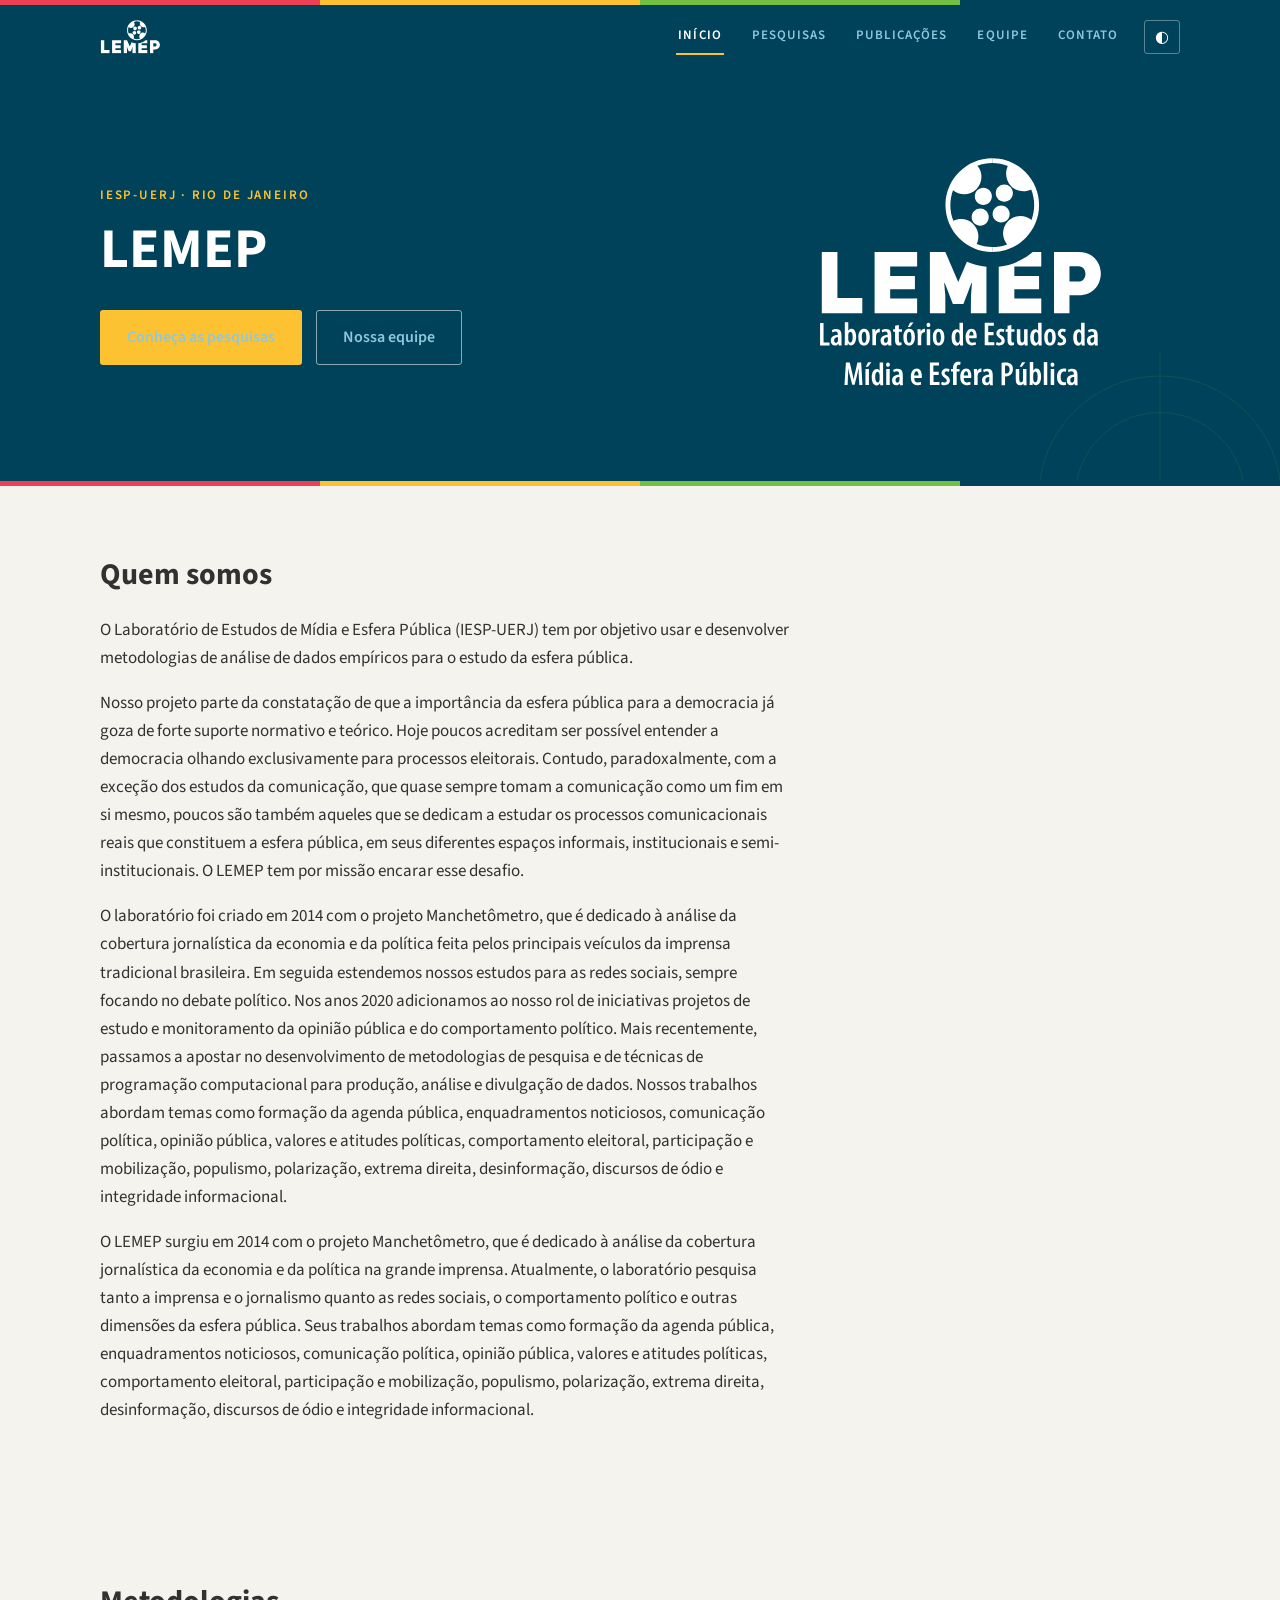
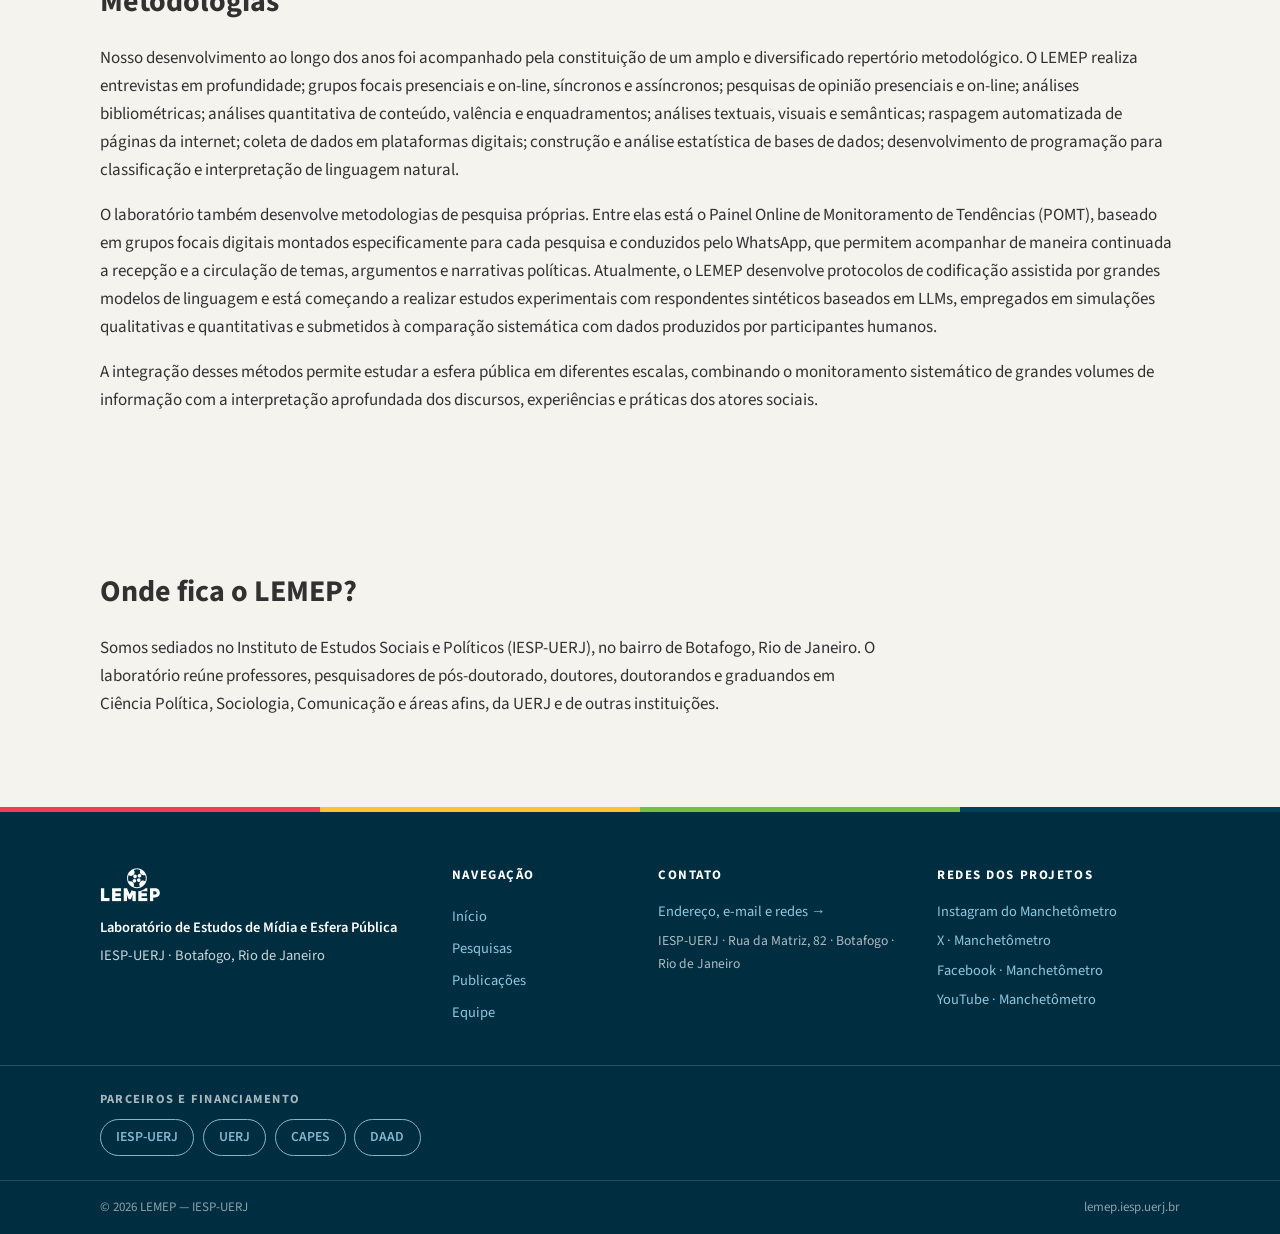
<file: index.html>
<!DOCTYPE html>
<html lang="pt-BR">
<head>
  <meta charset="UTF-8">
  <meta name="viewport" content="width=device-width, initial-scale=1">
  <title>LEMEP — Laboratório de Estudos de Mídia e Esfera Pública · IESP-UERJ</title>
  <meta name="description" content="O LEMEP – Laboratório de Estudos de Mídia e Esfera Pública – é um laboratório de pesquisa vinculado ao IESP-UERJ, dedicado a investigar as relações entre comunicação, esfera pública e comportamento político no Brasil.">
  <meta name="robots" content="noindex, nofollow">
  <link rel="canonical" href="https://lemep.iesp.uerj.br/">
  <meta property="og:title" content="LEMEP — Laboratório de Estudos de Mídia e Esfera Pública">
  <meta property="og:description" content="Laboratório de pesquisa do IESP-UERJ dedicado a investigar as relações entre comunicação, esfera pública e comportamento político no Brasil.">
  <meta property="og:type" content="website">
  <meta property="og:url" content="https://lemep.iesp.uerj.br/">
  <meta property="og:image" content="assets/img/og_1200x630.png">
  <meta property="og:locale" content="pt_BR">
  <meta name="theme-color" content="#00425A">
  <link rel="icon" type="image/png" href="assets/logos/icone_32.png" sizes="32x32">
  <link rel="apple-touch-icon" href="assets/logos/icone_180.png">
  <link rel="stylesheet" href="assets/fonts/fonts.css">
  <link rel="stylesheet" href="styles.css">
</head>
<body>
  <a class="pular" href="#conteudo">Ir para o conteúdo</a>

  <div class="stripe" role="presentation"></div>

  <header class="nav" id="topo">
    <div class="container nav-inner">
      <a href="index.html" class="nav-marca" aria-label="LEMEP — página inicial">
        <img src="assets/logos/LEMEP_compacto_branco.svg" alt="LEMEP" width="61" height="34">
      </a>
      <nav class="nav-links" aria-label="Navegação principal">
        <a href="index.html" data-nav="index">Início</a>
        <a href="pesquisas.html" data-nav="pesquisas">Pesquisas</a>
        <a href="publicacoes.html" data-nav="publicacoes">Publicações</a>
        <a href="equipe.html" data-nav="equipe">Equipe</a>
        <a href="contato.html" data-nav="contato">Contato</a>
      </nav>
      <div class="nav-acoes">
        <button class="btn-tema" id="btn-tema" type="button" aria-label="Alternar entre tema claro e escuro" title="Alternar tema">◐</button>
        <button class="btn-menu" id="btn-menu" type="button" aria-label="Abrir menu de navegação" aria-expanded="false">☰</button>
      </div>
    </div>
  </header>

  <main id="conteudo">

    

    <section class="hero">
      <svg class="trama" viewBox="0 0 1200 800" aria-hidden="true" focusable="false"><g fill="none" stroke="#73BF44" stroke-width="2"><circle cx="600" cy="400" r="280"/><circle cx="600" cy="400" r="196"/><path d="M264 400H936M600 64V736"/></g><circle cx="796" cy="400" r="12" fill="#EE4055"/></svg>
      <div class="container">
        <div class="hero-txt">
          <p class="hero-kicker">IESP-UERJ · Rio de Janeiro</p>
          <h1>LEMEP</h1>
          <div class="hero-cta">
            <a class="btn btn-primario" href="pesquisas.html">Conheça as pesquisas</a>
            <a class="btn btn-fantasma" href="equipe.html">Nossa equipe</a>
          </div>
        </div>
        <div class="hero-logo">
          <img src="assets/logos/LEMEP_completo_branco.svg" alt="Logo LEMEP — figuras humanas em esfera pública" width="360">
        </div>
      </div>
    </section>

    <div class="stripe" role="presentation"></div>

    <section class="section" id="sobre">
      <div class="container">
        <div class="sobre-grid">
          <div>
            <h2>Quem somos</h2>
            <p class="section-lead">O Laboratório de Estudos de Mídia e Esfera Pública (IESP-UERJ) tem por objetivo usar e desenvolver metodologias de análise de dados empíricos para o estudo da esfera pública.</p>
            <p>Nosso projeto parte da constatação de que a importância da esfera pública para a democracia já goza de forte suporte normativo e teórico. Hoje poucos acreditam ser possível entender a democracia olhando exclusivamente para processos eleitorais. Contudo, paradoxalmente, com a exceção dos estudos da comunicação, que quase sempre tomam a comunicação como um fim em si mesmo, poucos são também aqueles que se dedicam a estudar os processos comunicacionais reais que constituem a esfera pública, em seus diferentes espaços informais, institucionais e semi-institucionais. O LEMEP tem por missão encarar esse desafio.</p>
            <p>O laboratório foi criado em 2014 com o projeto Manchetômetro, que é dedicado à análise da cobertura jornalística da economia e da política feita pelos principais veículos da imprensa tradicional brasileira. Em seguida estendemos nossos estudos para as redes sociais, sempre focando no debate político. Nos anos 2020 adicionamos ao nosso rol de iniciativas projetos de estudo e monitoramento da opinião pública e do comportamento político. Mais recentemente, passamos a apostar no desenvolvimento de metodologias de pesquisa e de técnicas de programação computacional para produção, análise e divulgação de dados. Nossos trabalhos abordam temas como formação da agenda pública, enquadramentos noticiosos, comunicação política, opinião pública, valores e atitudes políticas, comportamento eleitoral, participação e mobilização, populismo, polarização, extrema direita, desinformação, discursos de ódio e integridade informacional.</p>
            <p>O LEMEP surgiu em 2014 com o projeto Manchetômetro, que é dedicado à análise da cobertura jornalística da economia e da política na grande imprensa. Atualmente, o laboratório pesquisa tanto a imprensa e o jornalismo quanto as redes sociais, o comportamento político e outras dimensões da esfera pública. Seus trabalhos abordam temas como formação da agenda pública, enquadramentos noticiosos, comunicação política, opinião pública, valores e atitudes políticas, comportamento eleitoral, participação e mobilização, populismo, polarização, extrema direita, desinformação, discursos de ódio e integridade informacional.</p>
          </div>
          
        </div>
      </div>
    </section>

    

    <section class="section" id="metodologias">
      <div class="container">
        <h2>Metodologias</h2>
        <p>Nosso desenvolvimento ao longo dos anos foi acompanhado pela constituição de um amplo e diversificado repertório metodológico. O LEMEP realiza entrevistas em profundidade; grupos focais presenciais e on-line, síncronos e assíncronos; pesquisas de opinião presenciais e on-line; análises bibliométricas; análises quantitativa de conteúdo, valência e enquadramentos; análises textuais, visuais e semânticas; raspagem automatizada de páginas da internet; coleta de dados em plataformas digitais; construção e análise estatística de bases de dados; desenvolvimento de programação para classificação e interpretação de linguagem natural.</p>
        <p>O laboratório também desenvolve metodologias de pesquisa próprias. Entre elas está o Painel Online de Monitoramento de Tendências (POMT), baseado em grupos focais digitais montados especificamente para cada pesquisa e conduzidos pelo WhatsApp, que permitem acompanhar de maneira continuada a recepção e a circulação de temas, argumentos e narrativas políticas. Atualmente, o LEMEP desenvolve protocolos de codificação assistida por grandes modelos de linguagem e está começando a realizar estudos experimentais com respondentes sintéticos baseados em LLMs, empregados em simulações qualitativas e quantitativas e submetidos à comparação sistemática com dados produzidos por participantes humanos.</p>
        <p>A integração desses métodos permite estudar a esfera pública em diferentes escalas, combinando o monitoramento sistemático de grandes volumes de informação com a interpretação aprofundada dos discursos, experiências e práticas dos atores sociais.</p>
      </div>
    </section>

    <section class="section" id="onde-fica">
      <div class="container">
        <h2>Onde fica o LEMEP?</h2>
        <p class="section-lead">Somos sediados no Instituto de Estudos Sociais e Políticos (IESP-UERJ), no bairro de Botafogo, Rio de Janeiro. O laboratório reúne professores, pesquisadores de pós-doutorado, doutores, doutorandos e graduandos em Ciência Política, Sociologia, Comunicação e áreas afins, da UERJ e de outras instituições.</p>
      </div>
    </section>

    

    

        



  </main>

  <div class="stripe" role="presentation"></div>

  <footer class="footer">
    <div class="container footer-grid">
      <div class="footer-marca">
        <img class="footer-logo" src="assets/logos/LEMEP_compacto_branco.svg" alt="LEMEP" width="61" height="34">
        <p class="footer-nome">Laboratório de Estudos de Mídia e Esfera Pública</p>
        <p>IESP-UERJ · Botafogo, Rio de Janeiro</p>
      </div>
      <nav class="footer-nav" aria-label="Navegação do rodapé">
        <h3>Navegação</h3>
        <a href="index.html">Início</a>
        <a href="pesquisas.html">Pesquisas</a>
        <a href="publicacoes.html">Publicações</a>
        <a href="equipe.html">Equipe</a>
      </nav>
      <div class="footer-contato">
        <h3>Contato</h3>
        <a href="contato.html">Endereço, e-mail e redes →</a>
        <p class="footer-endereco">IESP-UERJ · Rua da Matriz, 82 · Botafogo · Rio de Janeiro</p>
      </div>
      <div class="footer-redes">
        <h3>Redes dos projetos</h3>
        <a href="https://www.instagram.com/manchetometro/" target="_blank" rel="noopener">Instagram do Manchetômetro</a>
        <a href="https://x.com/manchetometro" target="_blank" rel="noopener">X · Manchetômetro</a>
        <a href="https://www.facebook.com/manchetometro" target="_blank" rel="noopener">Facebook · Manchetômetro</a>
        <a href="https://www.youtube.com/channel/UCa4w2I2HwWrvSWfOHH2iDfQ" target="_blank" rel="noopener">YouTube · Manchetômetro</a>
      </div>
    </div>
    <div class="footer-parceiros">
      <div class="container">
        <p class="parceiros-rotulo">Parceiros e financiamento</p>
        <div class="chips-parceiros">
          <a href="https://www.iesp.uerj.br" target="_blank" rel="noopener">IESP-UERJ</a>
          <a href="https://www.uerj.br" target="_blank" rel="noopener">UERJ</a>
          <a href="https://www.gov.br/capes" target="_blank" rel="noopener">CAPES</a>
          <a href="https://www.daad.de/en/" target="_blank" rel="noopener">DAAD</a>
        </div>
              </div>
    </div>
    <div class="footer-baixo">
      <div class="container">
        <p>© <span class="ano">2026</span> LEMEP — IESP-UERJ</p>
        <p>lemep.iesp.uerj.br</p>
      </div>
    </div>
  </footer>

  <script src="app.js"></script>
</body>
</html>
</file>
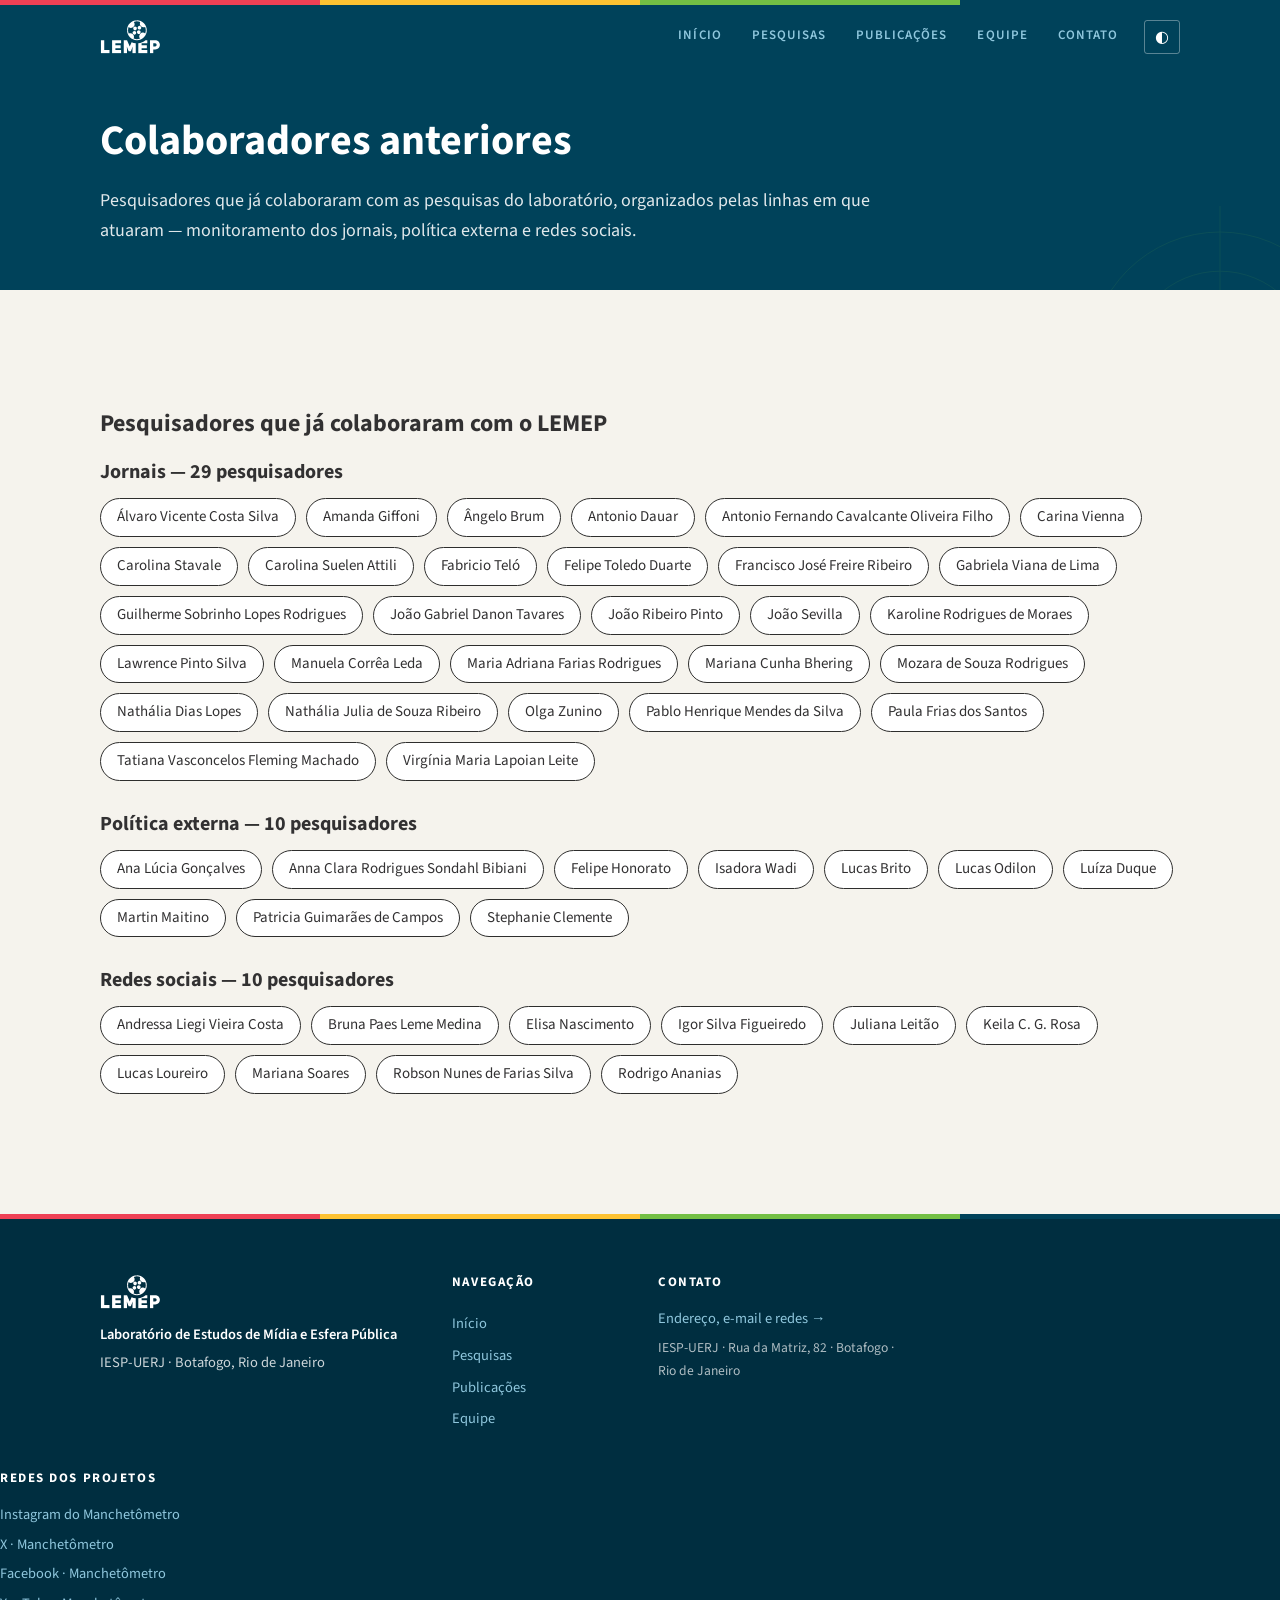
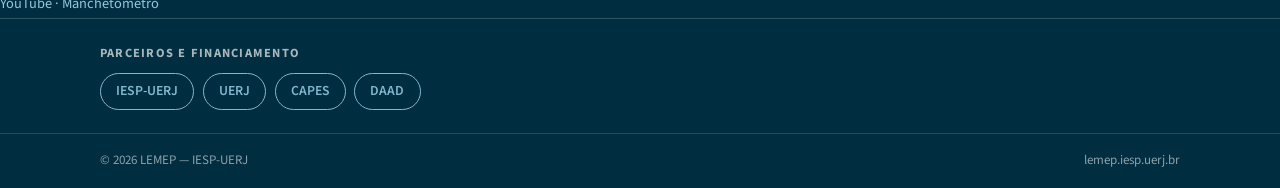
<file: colaboradores.html>
<!DOCTYPE html>
<html lang="pt-BR">
<head>
  <meta charset="UTF-8">
  <meta name="viewport" content="width=device-width, initial-scale=1">
  <title>Colaboradores · LEMEP</title>
  <meta name="description" content="Pesquisadores egressos que já colaboraram com as pesquisas do LEMEP — Jornais, Política Externa e Redes Sociais." pesquisadores de diferentes formações — cientistas políticos, comunicólogos, sociólogos, economistas e programadores — em torno de uma agenda comum.">
  <meta name="robots" content="noindex, nofollow">
  <link rel="canonical" href="https://lemep.iesp.uerj.br/quem-somos/">
  <meta property="og:title" content="Colaboradores · LEMEP">
  <meta property="og:description" content="Pesquisadores de diferentes formações em torno de uma agenda comum: entender como se estrutura o debate público no Brasil.">
  <meta property="og:type" content="website">
  <meta property="og:image" content="assets/img/og_1200x630.png">
  <meta property="og:locale" content="pt_BR">
  <meta name="theme-color" content="#00425A">
  <link rel="icon" type="image/png" href="assets/logos/icone_32.png" sizes="32x32">
  <link rel="apple-touch-icon" href="assets/logos/icone_180.png">
  <link rel="stylesheet" href="assets/fonts/fonts.css">
  <link rel="stylesheet" href="styles.css">
</head>
<body>
  <a class="pular" href="#conteudo">Ir para o conteúdo</a>

  <div class="stripe" role="presentation"></div>

  <header class="nav" id="topo">
    <div class="container nav-inner">
      <a href="index.html" class="nav-marca" aria-label="LEMEP — página inicial">
        <img src="assets/logos/LEMEP_compacto_branco.svg" alt="LEMEP" width="61" height="34">
      </a>
      <nav class="nav-links" aria-label="Navegação principal">
        <a href="index.html" data-nav="index">Início</a>
        <a href="pesquisas.html" data-nav="pesquisas">Pesquisas</a>
        <a href="publicacoes.html" data-nav="publicacoes">Publicações</a>
        <a href="equipe.html" data-nav="equipe">Equipe</a>
        <a href="contato.html" data-nav="contato">Contato</a>
      </nav>
      <div class="nav-acoes">
        <button class="btn-tema" id="btn-tema" type="button" aria-label="Alternar entre tema claro e escuro" title="Alternar tema">◐</button>
        <button class="btn-menu" id="btn-menu" type="button" aria-label="Abrir menu de navegação" aria-expanded="false">☰</button>
      </div>
    </div>
  </header>

  <main id="conteudo">

    <section class="faixa-pagina">
      <svg class="trama trama--faixa" viewBox="0 0 1200 800" aria-hidden="true" focusable="false"><g fill="none" stroke="#73BF44" stroke-width="2"><circle cx="600" cy="400" r="280"/><circle cx="600" cy="400" r="196"/><path d="M264 400H936M600 64V736"/></g><circle cx="796" cy="400" r="12" fill="#EE4055"/></svg>
      <div class="container">
        <h1>Colaboradores anteriores</h1>
        <p class="faixa-lead">Pesquisadores que já colaboraram com as pesquisas do laboratório, organizados pelas linhas em que atuaram — monitoramento dos jornais, política externa e redes sociais.</p>
      </div>
    </section>

    <section class="section">
      <div class="container">

<div class="grupo-equipe ir" id="egressos">
          <h2>Pesquisadores que já colaboraram com o LEMEP</h2>
          <div class="egresso-grupo">
            <h3>Jornais — 29 pesquisadores</h3>
            <div class="chips-nomes">
              <span class="chip-nome">Álvaro Vicente Costa Silva</span>
              <span class="chip-nome">Amanda Giffoni</span>
              <span class="chip-nome">Ângelo Brum</span>
              <span class="chip-nome">Antonio Dauar</span>
              <span class="chip-nome">Antonio Fernando Cavalcante Oliveira Filho</span>
              <span class="chip-nome">Carina Vienna</span>
              <span class="chip-nome">Carolina Stavale</span>
              <span class="chip-nome">Carolina Suelen Attili</span>
              <span class="chip-nome">Fabricio Teló</span>
              <span class="chip-nome">Felipe Toledo Duarte</span>
              <span class="chip-nome">Francisco José Freire Ribeiro</span>
              <span class="chip-nome">Gabriela Viana de Lima</span>
              <span class="chip-nome">Guilherme Sobrinho Lopes Rodrigues</span>
              <span class="chip-nome">João Gabriel Danon Tavares</span>
              <span class="chip-nome">João Ribeiro Pinto</span>
              <span class="chip-nome">João Sevilla</span>
              <span class="chip-nome">Karoline Rodrigues de Moraes</span>
              <span class="chip-nome">Lawrence Pinto Silva</span>
              <span class="chip-nome">Manuela Corrêa Leda</span>
              <span class="chip-nome">Maria Adriana Farias Rodrigues</span>
              <span class="chip-nome">Mariana Cunha Bhering</span>
              <span class="chip-nome">Mozara de Souza Rodrigues</span>
              <span class="chip-nome">Nathália Dias Lopes</span>
              <span class="chip-nome">Nathália Julia de Souza Ribeiro</span>
              <span class="chip-nome">Olga Zunino</span>
              <span class="chip-nome">Pablo Henrique Mendes da Silva</span>
              <span class="chip-nome">Paula Frias dos Santos</span>
              <span class="chip-nome">Tatiana Vasconcelos Fleming Machado</span>
              <span class="chip-nome">Virgínia Maria Lapoian Leite</span>
            </div>
          </div>
          <div class="egresso-grupo">
            <h3>Política externa — 10 pesquisadores</h3>
            <div class="chips-nomes">
              <span class="chip-nome">Ana Lúcia Gonçalves</span>
              <span class="chip-nome">Anna Clara Rodrigues Sondahl Bibiani</span>
              <span class="chip-nome">Felipe Honorato</span>
              <span class="chip-nome">Isadora Wadi</span>
              <span class="chip-nome">Lucas Brito</span>
              <span class="chip-nome">Lucas Odilon</span>
              <span class="chip-nome">Luíza Duque</span>
              <span class="chip-nome">Martin Maitino</span>
              <span class="chip-nome">Patricia Guimarães de Campos</span>
              <span class="chip-nome">Stephanie Clemente</span>
            </div>
          </div>
          <div class="egresso-grupo">
            <h3>Redes sociais — 10 pesquisadores</h3>
            <div class="chips-nomes">
              <span class="chip-nome">Andressa Liegi Vieira Costa</span>
              <span class="chip-nome">Bruna Paes Leme Medina</span>
              <span class="chip-nome">Elisa Nascimento</span>
              <span class="chip-nome">Igor Silva Figueiredo</span>
              <span class="chip-nome">Juliana Leitão</span>
              <span class="chip-nome">Keila C. G. Rosa</span>
              <span class="chip-nome">Lucas Loureiro</span>
              <span class="chip-nome">Mariana Soares</span>
              <span class="chip-nome">Robson Nunes de Farias Silva</span>
              <span class="chip-nome">Rodrigo Ananias</span>
            </div>
          </div>


      </div>
    </section>

  </main>

  <div class="stripe" role="presentation"></div>

  <footer class="footer">
    <div class="container footer-grid">
      <div class="footer-marca">
        <img class="footer-logo" src="assets/logos/LEMEP_compacto_branco.svg" alt="LEMEP" width="61" height="34">
        <p class="footer-nome">Laboratório de Estudos de Mídia e Esfera Pública</p>
        <p>IESP-UERJ · Botafogo, Rio de Janeiro</p>
      </div>
      <nav class="footer-nav" aria-label="Navegação do rodapé">
        <h3>Navegação</h3>
        <a href="index.html">Início</a>
        <a href="pesquisas.html">Pesquisas</a>
        <a href="publicacoes.html">Publicações</a>
        <a href="equipe.html">Equipe</a>
      </nav>
      <div class="footer-contato">
        <h3>Contato</h3>
        <a href="contato.html">Endereço, e-mail e redes →</a>
        <p class="footer-endereco">IESP-UERJ · Rua da Matriz, 82 · Botafogo · Rio de Janeiro</p>
      </div>
      </div>
      <div class="footer-redes">
        <h3>Redes dos projetos</h3>
        <a href="https://www.instagram.com/manchetometro/" target="_blank" rel="noopener">Instagram do Manchetômetro</a>
        <a href="https://x.com/manchetometro" target="_blank" rel="noopener">X · Manchetômetro</a>
        <a href="https://www.facebook.com/manchetometro" target="_blank" rel="noopener">Facebook · Manchetômetro</a>
        <a href="https://www.youtube.com/channel/UCa4w2I2HwWrvSWfOHH2iDfQ" target="_blank" rel="noopener">YouTube · Manchetômetro</a>
      </div>
    </div>
    <div class="footer-parceiros">
      <div class="container">
        <p class="parceiros-rotulo">Parceiros e financiamento</p>
        <div class="chips-parceiros">
          <a href="https://www.iesp.uerj.br" target="_blank" rel="noopener">IESP-UERJ</a>
          <a href="https://www.uerj.br" target="_blank" rel="noopener">UERJ</a>
          <a href="https://www.gov.br/capes" target="_blank" rel="noopener">CAPES</a>
          <a href="https://www.daad.de/en/" target="_blank" rel="noopener">DAAD</a>
        </div>
              </div>
    </div>
    <div class="footer-baixo">
      <div class="container">
        <p>© <span class="ano">2026</span> LEMEP — IESP-UERJ</p>
        <p>lemep.iesp.uerj.br</p>
      </div>
    </div>
  </footer>

  <script src="app.js"></script>

<script src="app.js"></script>
</body>
</file>
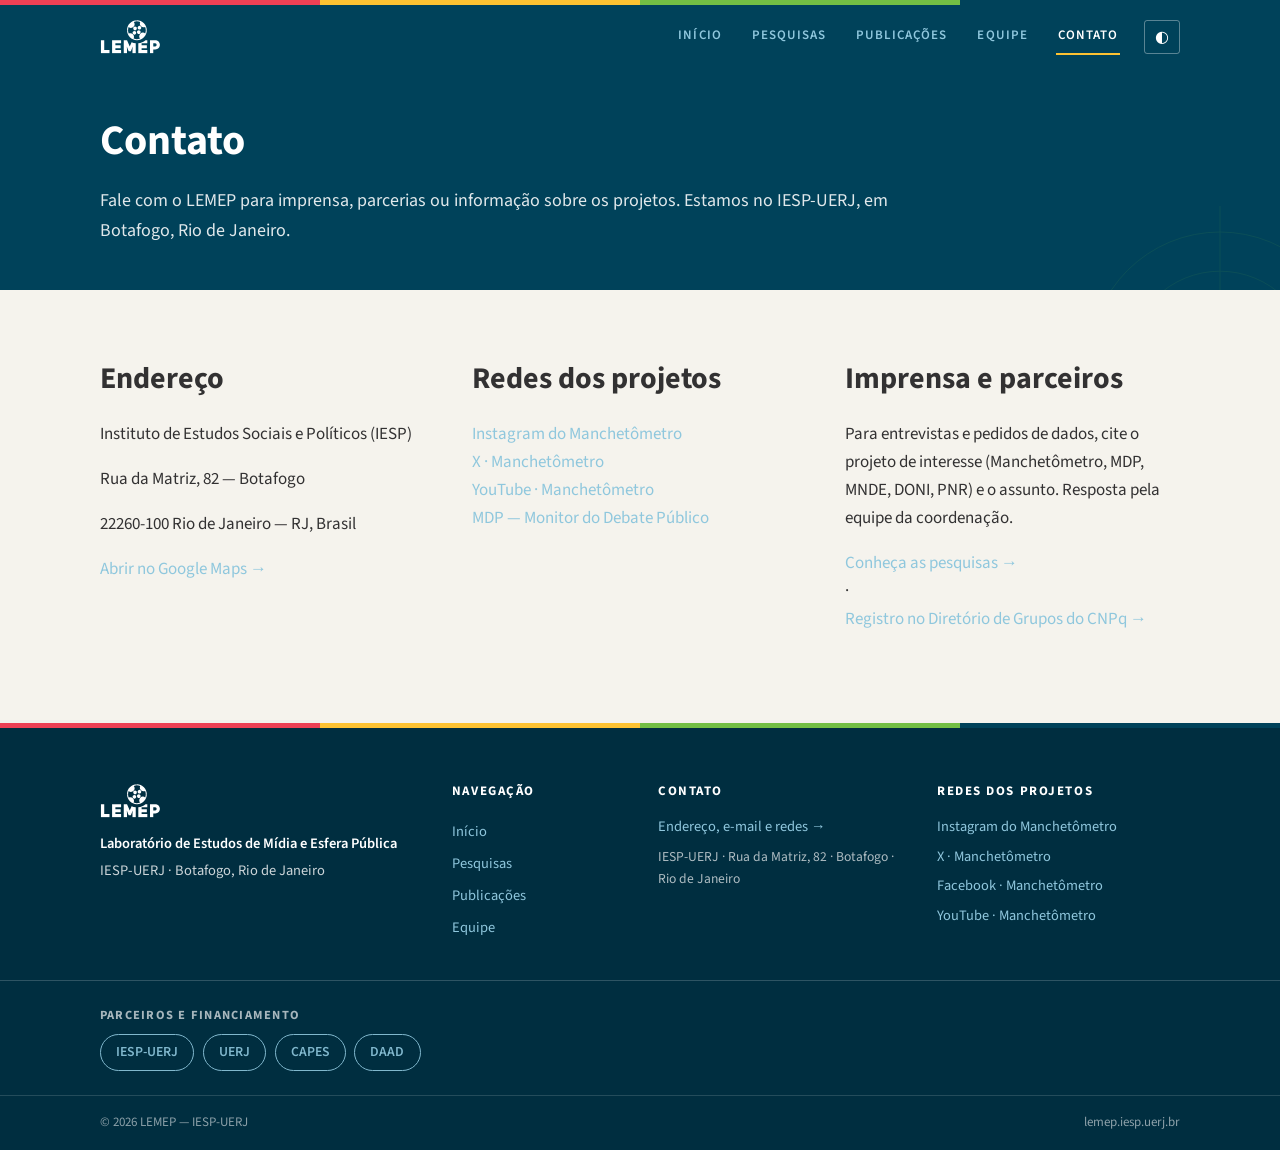
<file: contato.html>
<!DOCTYPE html>
<html lang="pt-BR">
<head>
  <meta charset="UTF-8">
  <meta name="viewport" content="width=device-width, initial-scale=1">
  <title>Contato · LEMEP</title>
  <meta name="description" content="Contato do LEMEP: endereço, redes dos projetos e canais para imprensa e parceiros.">
  <meta name="robots" content="noindex, nofollow">
  <link rel="canonical" href="https://lemep.iesp.uerj.br/">
  <meta property="og:title" content="Contato · LEMEP">
  <meta property="og:description" content="Laboratório de pesquisa do IESP-UERJ dedicado a investigar as relações entre comunicação, esfera pública e comportamento político no Brasil.">
  <meta property="og:type" content="website">
  <meta property="og:url" content="https://lemep.iesp.uerj.br/">
  <meta property="og:image" content="assets/img/og_1200x630.png">
  <meta property="og:locale" content="pt_BR">
  <meta name="theme-color" content="#00425A">
  <link rel="icon" type="image/png" href="assets/logos/icone_32.png" sizes="32x32">
  <link rel="apple-touch-icon" href="assets/logos/icone_180.png">
  <link rel="stylesheet" href="assets/fonts/fonts.css">
  <link rel="stylesheet" href="styles.css">
</head>
<body>
  <a class="pular" href="#conteudo">Ir para o conteúdo</a>

  <div class="stripe" role="presentation"></div>

  <header class="nav" id="topo">
    <div class="container nav-inner">
      <a href="index.html" class="nav-marca" aria-label="LEMEP — página inicial">
        <img src="assets/logos/LEMEP_compacto_branco.svg" alt="LEMEP" width="61" height="34">
      </a>
      <nav class="nav-links" aria-label="Navegação principal">
        <a href="index.html" data-nav="index">Início</a>
        <a href="pesquisas.html" data-nav="pesquisas">Pesquisas</a>
        <a href="publicacoes.html" data-nav="publicacoes">Publicações</a>
        <a href="equipe.html" data-nav="equipe">Equipe</a>
        <a href="contato.html" data-nav="contato" aria-current="page">Contato</a>
      </nav>
      <div class="nav-acoes">
        <button class="btn-tema" id="btn-tema" type="button" aria-label="Alternar entre tema claro e escuro" title="Alternar tema">◐</button>
        <button class="btn-menu" id="btn-menu" type="button" aria-label="Abrir menu de navegação" aria-expanded="false">☰</button>
      </div>
    </div>
  </header>

  <main id="conteudo">

    <section class="faixa-pagina">
      <svg class="trama trama--faixa" viewBox="0 0 1200 800" aria-hidden="true" focusable="false"><g fill="none" stroke="#73BF44" stroke-width="2"><circle cx="600" cy="400" r="280"/><circle cx="600" cy="400" r="196"/><path d="M264 400H936M600 64V736"/></g><circle cx="796" cy="400" r="12" fill="#EE4055"/></svg>
      <div class="container">
        <h1>Contato</h1>
        <p class="faixa-lead">Fale com o LEMEP para imprensa, parcerias ou informação sobre os projetos. Estamos no IESP-UERJ, em Botafogo, Rio de Janeiro.</p>
      </div>
    </section>

    <section class="section">
      <div class="container contato-grid">
        <div class="contato-bloco">
          <h2>Endereço</h2>
          <p>Instituto de Estudos Sociais e Políticos (IESP)</p>
          <p>Rua da Matriz, 82 — Botafogo</p>
          <p>22260-100 Rio de Janeiro — RJ, Brasil</p>
          <p><a href="https://www.google.com/maps/search/?api=1&query=R. da Matriz 82 Botafogo Rio de Janeiro" target="_blank" rel="noopener">Abrir no Google Maps →</a></p>
        </div>
        <div class="contato-bloco">
          <h2>Redes dos projetos</h2>
          <a href="https://www.instagram.com/manchetometro/" target="_blank" rel="noopener">Instagram do Manchetômetro</a>
          <a href="https://x.com/manchetometro" target="_blank" rel="noopener">X · Manchetômetro</a>
          <a href="https://www.youtube.com/channel/UCa4w2I2HwWrvSWfOHH2iDfQ" target="_blank" rel="noopener">YouTube · Manchetômetro</a>
          <a href="https://mdp.lemep.net.br" target="_blank" rel="noopener">MDP — Monitor do Debate Público</a>
        </div>
        <div class="contato-bloco">
          <h2>Imprensa e parceiros</h2>
          <p>Para entrevistas e pedidos de dados, cite o projeto de interesse (Manchetômetro, MDP, MNDE, DONI, PNR) e o assunto. Resposta pela equipe da coordenação.</p>
          <p><a href="pesquisas.html">Conheça as pesquisas →</a> · <a href="https://dgp.cnpq.br/fabrica/consultagrupo" target="_blank" rel="noopener">Registro no Diretório de Grupos do CNPq →</a></p>
        </div>
      </div>
    </section>

  </main>

  <div class="stripe" role="presentation"></div>

  <footer class="footer">
    <div class="container footer-grid">
      <div class="footer-marca">
        <img class="footer-logo" src="assets/logos/LEMEP_compacto_branco.svg" alt="LEMEP" width="61" height="34">
        <p class="footer-nome">Laboratório de Estudos de Mídia e Esfera Pública</p>
        <p>IESP-UERJ · Botafogo, Rio de Janeiro</p>
      </div>
      <nav class="footer-nav" aria-label="Navegação do rodapé">
        <h3>Navegação</h3>
        <a href="index.html">Início</a>
        <a href="pesquisas.html">Pesquisas</a>
        <a href="publicacoes.html">Publicações</a>
        <a href="equipe.html">Equipe</a>
      </nav>
      <div class="footer-contato">
        <h3>Contato</h3>
        <a href="contato.html">Endereço, e-mail e redes →</a>
        <p class="footer-endereco">IESP-UERJ · Rua da Matriz, 82 · Botafogo · Rio de Janeiro</p>
      </div>
      <div class="footer-redes">
        <h3>Redes dos projetos</h3>
        <a href="https://www.instagram.com/manchetometro/" target="_blank" rel="noopener">Instagram do Manchetômetro</a>
        <a href="https://x.com/manchetometro" target="_blank" rel="noopener">X · Manchetômetro</a>
        <a href="https://www.facebook.com/manchetometro" target="_blank" rel="noopener">Facebook · Manchetômetro</a>
        <a href="https://www.youtube.com/channel/UCa4w2I2HwWrvSWfOHH2iDfQ" target="_blank" rel="noopener">YouTube · Manchetômetro</a>
      </div>
    </div>
    <div class="footer-parceiros">
      <div class="container">
        <p class="parceiros-rotulo">Parceiros e financiamento</p>
        <div class="chips-parceiros">
          <a href="https://www.iesp.uerj.br" target="_blank" rel="noopener">IESP-UERJ</a>
          <a href="https://www.uerj.br" target="_blank" rel="noopener">UERJ</a>
          <a href="https://www.gov.br/capes" target="_blank" rel="noopener">CAPES</a>
          <a href="https://www.daad.de/en/" target="_blank" rel="noopener">DAAD</a>
        </div>
              </div>
    </div>
    <div class="footer-baixo">
      <div class="container">
        <p>© <span class="ano">2026</span> LEMEP — IESP-UERJ</p>
        <p>lemep.iesp.uerj.br</p>
      </div>
    </div>
  </footer>

  <script src="app.js"></script>

<script src="app.js"></script>
</body>
</file>
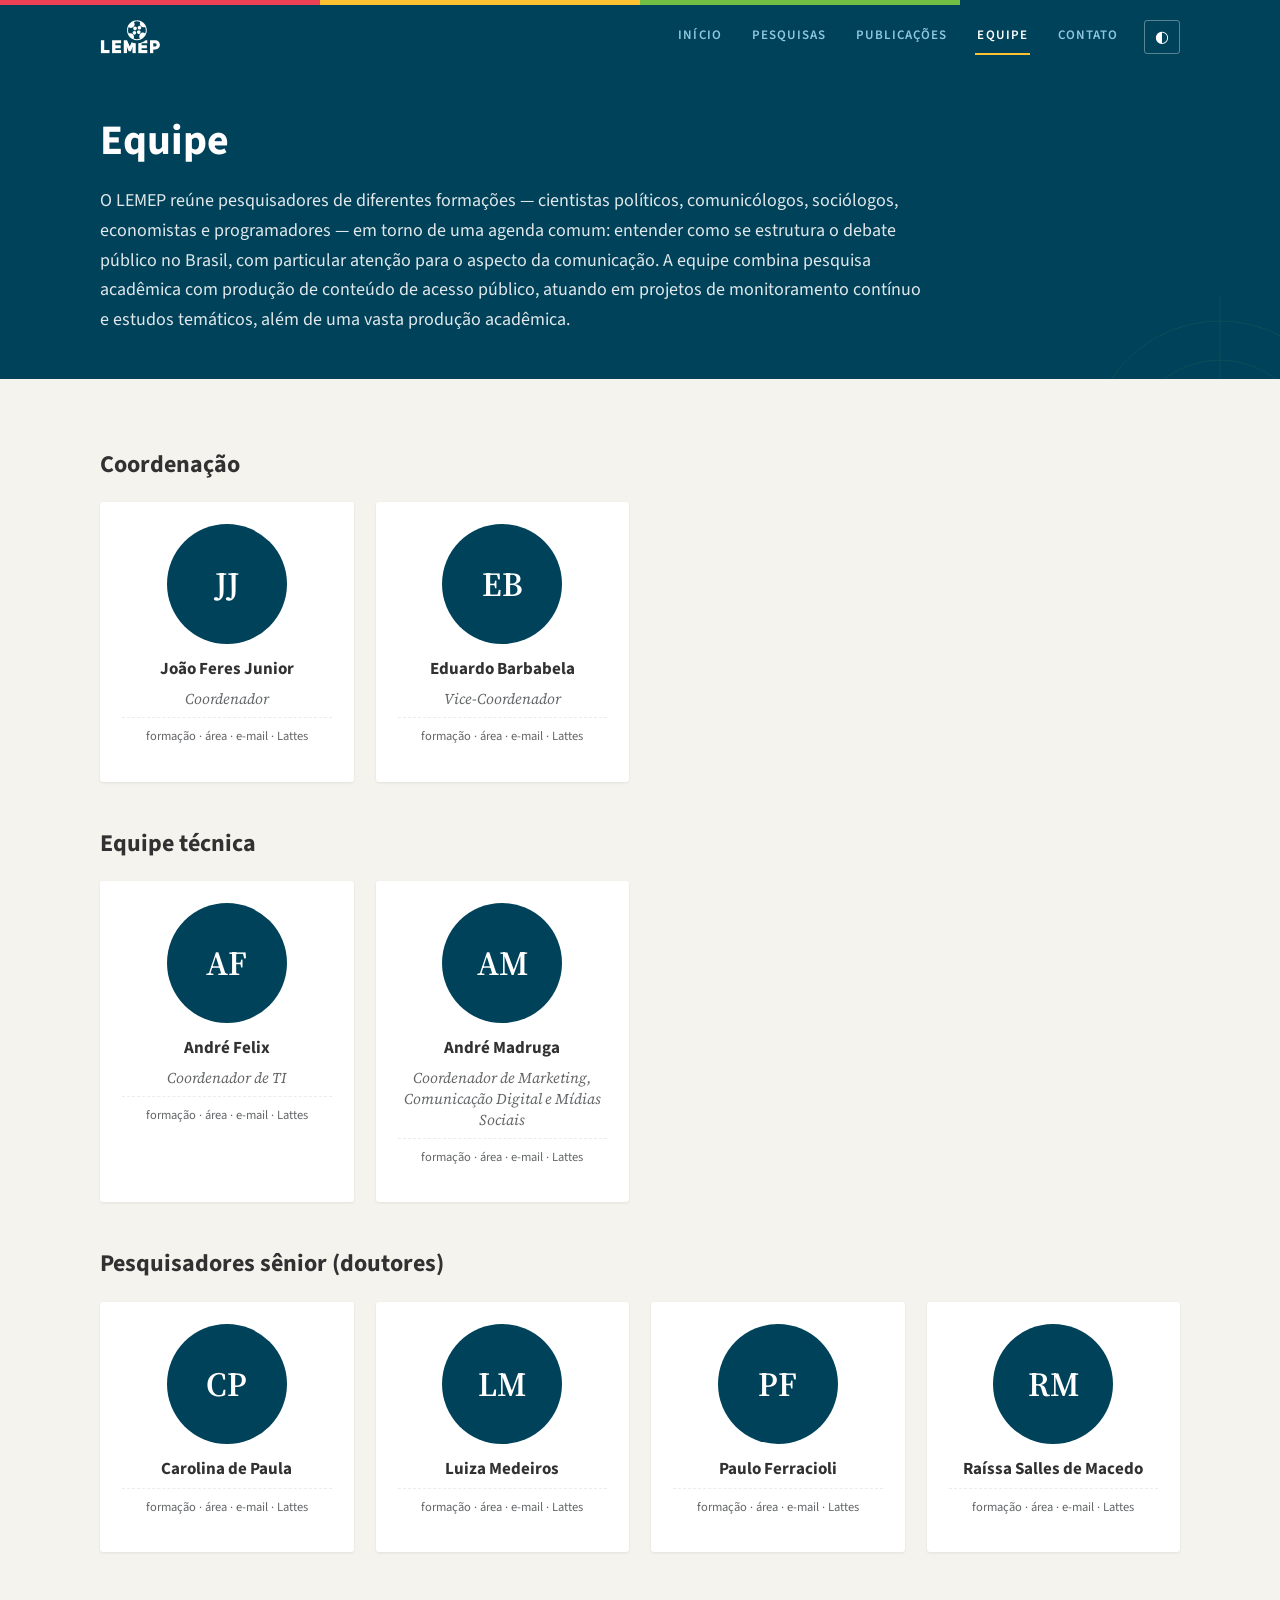
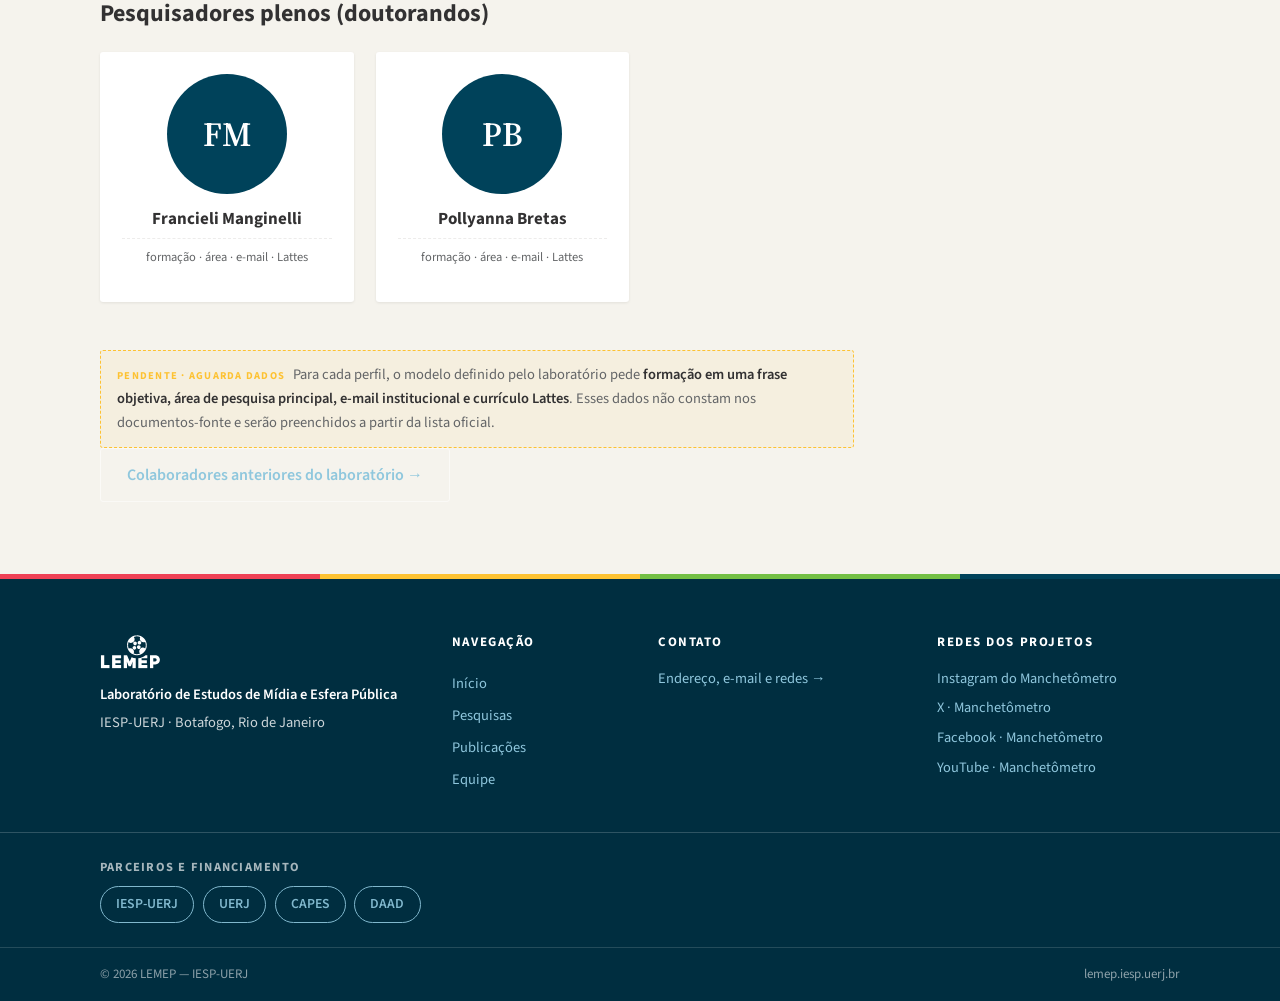
<file: equipe.html>
<!DOCTYPE html>
<html lang="pt-BR">
<head>
  <meta charset="UTF-8">
  <meta name="viewport" content="width=device-width, initial-scale=1">
  <title>Equipe · LEMEP</title>
  <meta name="description" content="O LEMEP reúne pesquisadores de diferentes formações — cientistas políticos, comunicólogos, sociólogos, economistas e programadores — em torno de uma agenda comum.">
  <meta name="robots" content="noindex, nofollow">
  <link rel="canonical" href="https://lemep.iesp.uerj.br/quem-somos/">
  <meta property="og:title" content="Equipe · LEMEP">
  <meta property="og:description" content="Pesquisadores de diferentes formações em torno de uma agenda comum: entender como se estrutura o debate público no Brasil.">
  <meta property="og:type" content="website">
  <meta property="og:image" content="assets/img/og_1200x630.png">
  <meta property="og:locale" content="pt_BR">
  <meta name="theme-color" content="#00425A">
  <link rel="icon" type="image/png" href="assets/logos/icone_32.png" sizes="32x32">
  <link rel="apple-touch-icon" href="assets/logos/icone_180.png">
  <link rel="stylesheet" href="assets/fonts/fonts.css">
  <link rel="stylesheet" href="styles.css">
</head>
<body>
  <a class="pular" href="#conteudo">Ir para o conteúdo</a>

  <div class="stripe" role="presentation"></div>

  <header class="nav" id="topo">
    <div class="container nav-inner">
      <a href="index.html" class="nav-marca" aria-label="LEMEP — página inicial">
        <img src="assets/logos/LEMEP_compacto_branco.svg" alt="LEMEP" width="61" height="34">
      </a>
      <nav class="nav-links" aria-label="Navegação principal">
        <a href="index.html" data-nav="index">Início</a>
        <a href="pesquisas.html" data-nav="pesquisas">Pesquisas</a>
        <a href="publicacoes.html" data-nav="publicacoes">Publicações</a>
        <a href="equipe.html" data-nav="equipe">Equipe</a>
        <a href="contato.html" data-nav="contato">Contato</a>
      </nav>
      <div class="nav-acoes">
        <button class="btn-tema" id="btn-tema" type="button" aria-label="Alternar entre tema claro e escuro" title="Alternar tema">◐</button>
        <button class="btn-menu" id="btn-menu" type="button" aria-label="Abrir menu de navegação" aria-expanded="false">☰</button>
      </div>
    </div>
  </header>

  <main id="conteudo">

    <section class="faixa-pagina">
      <svg class="trama trama--faixa" viewBox="0 0 1200 800" aria-hidden="true" focusable="false"><g fill="none" stroke="#73BF44" stroke-width="2"><circle cx="600" cy="400" r="280"/><circle cx="600" cy="400" r="196"/><path d="M264 400H936M600 64V736"/></g><circle cx="796" cy="400" r="12" fill="#EE4055"/></svg>
      <div class="container">
        <h1>Equipe</h1>
        <p class="faixa-lead">O LEMEP reúne pesquisadores de diferentes formações — cientistas políticos, comunicólogos, sociólogos, economistas e programadores — em torno de uma agenda comum: entender como se estrutura o debate público no Brasil, com particular atenção para o aspecto da comunicação. A equipe combina pesquisa acadêmica com produção de conteúdo de acesso público, atuando em projetos de monitoramento contínuo e estudos temáticos, além de uma vasta produção acadêmica.</p>
      </div>
    </section>

    <section class="section">
      <div class="container">

        <div class="grupo-equipe">
          <h2>Coordenação</h2>
          <div class="equipe-grid">
            <div class="membro">
              <div class="foto-ph" aria-hidden="true">JJ</div>
              <p class="membro-nome">João Feres Junior</p>
              <p class="membro-cargo">Coordenador</p>
              <p class="membro-dados">formação · área · e-mail · Lattes</p>
            </div>
            <div class="membro">
              <div class="foto-ph" aria-hidden="true">EB</div>
              <p class="membro-nome">Eduardo Barbabela</p>
              <p class="membro-cargo">Vice-Coordenador</p>
              <p class="membro-dados">formação · área · e-mail · Lattes</p>
            </div>
          </div>
        </div>

        <div class="grupo-equipe">
          <h2>Equipe técnica</h2>
          <div class="equipe-grid">
            <div class="membro">
              <div class="foto-ph" aria-hidden="true">AF</div>
              <p class="membro-nome">André Felix</p>
              <p class="membro-cargo">Coordenador de TI</p>
              <p class="membro-dados">formação · área · e-mail · Lattes</p>
            </div>
            <div class="membro">
              <div class="foto-ph" aria-hidden="true">AM</div>
              <p class="membro-nome">André Madruga</p>
              <p class="membro-cargo">Coordenador de Marketing, Comunicação Digital e Mídias Sociais</p>
              <p class="membro-dados">formação · área · e-mail · Lattes</p>
            </div>
          </div>
        </div>

        <div class="grupo-equipe">
          <h2>Pesquisadores sênior (doutores)</h2>
          <div class="equipe-grid">
            <div class="membro">
              <div class="foto-ph" aria-hidden="true">CP</div>
              <p class="membro-nome">Carolina de Paula</p>
              <p class="membro-dados">formação · área · e-mail · Lattes</p>
            </div>
            <div class="membro">
              <div class="foto-ph" aria-hidden="true">LM</div>
              <p class="membro-nome">Luiza Medeiros</p>
              <p class="membro-dados">formação · área · e-mail · Lattes</p>
            </div>
            <div class="membro">
              <div class="foto-ph" aria-hidden="true">PF</div>
              <p class="membro-nome">Paulo Ferracioli</p>
              <p class="membro-dados">formação · área · e-mail · Lattes</p>
            </div>
            <div class="membro">
              <div class="foto-ph" aria-hidden="true">RM</div>
              <p class="membro-nome">Raíssa Salles de Macedo</p>
              <p class="membro-dados">formação · área · e-mail · Lattes</p>
            </div>
          </div>
        </div>

        <div class="grupo-equipe">
          <h2>Pesquisadores plenos (doutorandos)</h2>
          <div class="equipe-grid">
            <div class="membro">
              <div class="foto-ph" aria-hidden="true">FM</div>
              <p class="membro-nome">Francieli Manginelli</p>
              <p class="membro-dados">formação · área · e-mail · Lattes</p>
            </div>
            <div class="membro">
              <div class="foto-ph" aria-hidden="true">PB</div>
              <p class="membro-nome">Pollyanna Bretas</p>
              <p class="membro-dados">formação · área · e-mail · Lattes</p>
            </div>
          </div>
        </div>

        <div class="pending" id="pendencia-01" style="max-width:52em;"><span class="chip">pendente · aguarda dados</span>Para cada perfil, o modelo definido pelo laboratório pede <strong>formação em uma frase objetiva, área de pesquisa principal, e-mail institucional e currículo Lattes</strong>. Esses dados não constam nos documentos-fonte e serão preenchidos a partir da lista oficial.</div>
                <a class="btn btn-fantasma" href="colaboradores.html">Colaboradores anteriores do laboratório →</a>
      </div>
    </section>

  </main>

  <div class="stripe" role="presentation"></div>

  <footer class="footer">
    <div class="container footer-grid">
      <div class="footer-marca">
        <img class="footer-logo" src="assets/logos/LEMEP_compacto_branco.svg" alt="LEMEP" width="61" height="34">
        <p class="footer-nome">Laboratório de Estudos de Mídia e Esfera Pública</p>
        <p>IESP-UERJ · Botafogo, Rio de Janeiro</p>
      </div>
      <nav class="footer-nav" aria-label="Navegação do rodapé">
        <h3>Navegação</h3>
        <a href="index.html">Início</a>
        <a href="pesquisas.html">Pesquisas</a>
        <a href="publicacoes.html">Publicações</a>
        <a href="equipe.html">Equipe</a>
      </nav>
            <div class="footer-contato">
        <h3>Contato</h3>
        <a href="contato.html">Endereço, e-mail e redes →</a>
      </div>
      <div class="footer-redes">
        <h3>Redes dos projetos</h3>
        <a href="https://www.instagram.com/manchetometro/" target="_blank" rel="noopener">Instagram do Manchetômetro</a>
        <a href="https://x.com/manchetometro" target="_blank" rel="noopener">X · Manchetômetro</a>
        <a href="https://www.facebook.com/manchetometro" target="_blank" rel="noopener">Facebook · Manchetômetro</a>
        <a href="https://www.youtube.com/channel/UCa4w2I2HwWrvSWfOHH2iDfQ" target="_blank" rel="noopener">YouTube · Manchetômetro</a>
      </div>
    </div>
    <div class="footer-parceiros">
      <div class="container">
        <p class="parceiros-rotulo">Parceiros e financiamento</p>
        <div class="chips-parceiros">
          <a href="https://www.iesp.uerj.br" target="_blank" rel="noopener">IESP-UERJ</a>
          <a href="https://www.uerj.br" target="_blank" rel="noopener">UERJ</a>
          <a href="https://www.gov.br/capes" target="_blank" rel="noopener">CAPES</a>
          <a href="https://www.daad.de/en/" target="_blank" rel="noopener">DAAD</a>
        </div>
              </div>
    </div>
    <div class="footer-baixo">
      <div class="container">
        <p>© <span class="ano">2026</span> LEMEP — IESP-UERJ</p>
        <p>lemep.iesp.uerj.br</p>
      </div>
    </div>
  </footer>

  <script src="app.js"></script>
</body>
</html>
</file>
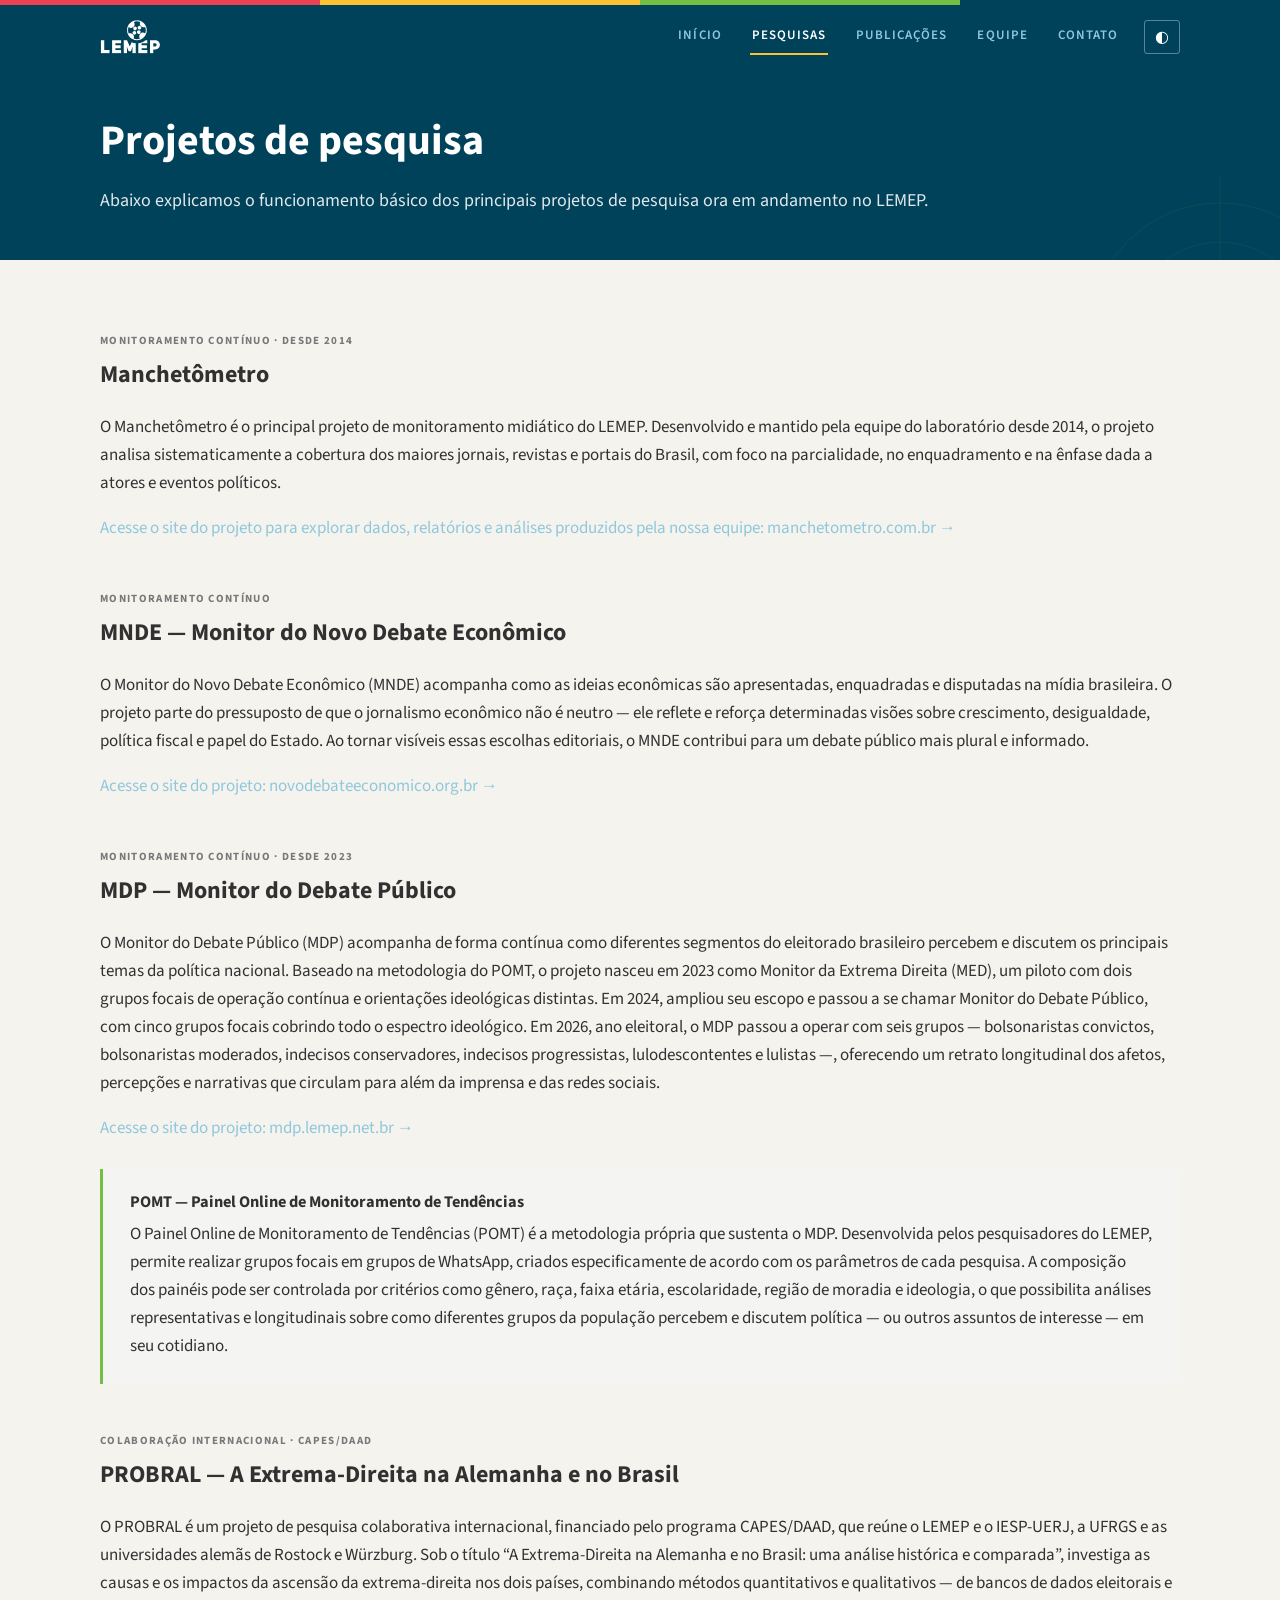
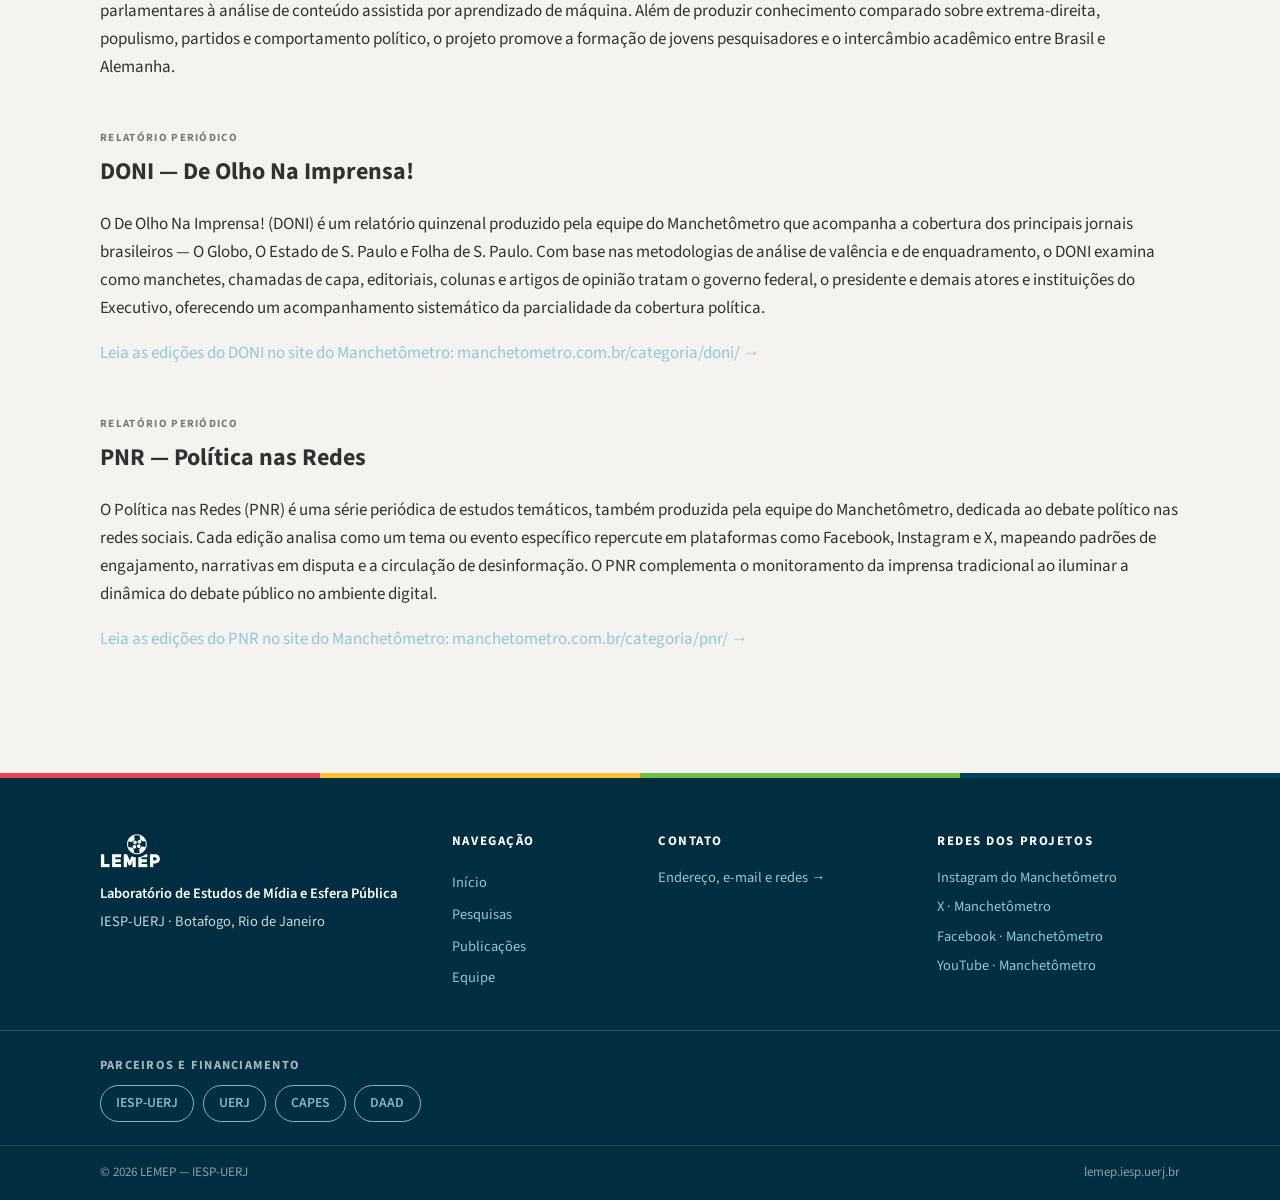
<file: pesquisas.html>
<!DOCTYPE html>
<html lang="pt-BR">
<head>
  <meta charset="UTF-8">
  <meta name="viewport" content="width=device-width, initial-scale=1">
  <title>Projetos de pesquisa · LEMEP</title>
  <meta name="description" content="Os projetos de pesquisa do LEMEP: monitoramento contínuo (Manchetômetro, MNDE, MDP), metodologias próprias (POMT), relatórios periódicos (DONI, PNR), colaboração internacional (PROBRAL) e estudos temáticos.">
  <meta name="robots" content="noindex, nofollow">
  <link rel="canonical" href="https://lemep.iesp.uerj.br/pesquisas/">
  <meta property="og:title" content="Projetos de pesquisa · LEMEP">
  <meta property="og:description" content="Monitoramento contínuo da mídia e do debate público, metodologias próprias e estudos temáticos.">
  <meta property="og:type" content="website">
  <meta property="og:image" content="assets/img/og_1200x630.png">
  <meta property="og:locale" content="pt_BR">
  <meta name="theme-color" content="#00425A">
  <link rel="icon" type="image/png" href="assets/logos/icone_32.png" sizes="32x32">
  <link rel="apple-touch-icon" href="assets/logos/icone_180.png">
  <link rel="stylesheet" href="assets/fonts/fonts.css">
  <link rel="stylesheet" href="styles.css">
</head>
<body>
  <a class="pular" href="#conteudo">Ir para o conteúdo</a>

  <div class="stripe" role="presentation"></div>

  <header class="nav" id="topo">
    <div class="container nav-inner">
      <a href="index.html" class="nav-marca" aria-label="LEMEP — página inicial">
        <img src="assets/logos/LEMEP_compacto_branco.svg" alt="LEMEP" width="61" height="34">
      </a>
      <nav class="nav-links" aria-label="Navegação principal">
        <a href="index.html" data-nav="index">Início</a>
        <a href="pesquisas.html" data-nav="pesquisas">Pesquisas</a>
        <a href="publicacoes.html" data-nav="publicacoes">Publicações</a>
        <a href="equipe.html" data-nav="equipe">Equipe</a>
        <a href="contato.html" data-nav="contato">Contato</a>
      </nav>
      <div class="nav-acoes">
        <button class="btn-tema" id="btn-tema" type="button" aria-label="Alternar entre tema claro e escuro" title="Alternar tema">◐</button>
        <button class="btn-menu" id="btn-menu" type="button" aria-label="Abrir menu de navegação" aria-expanded="false">☰</button>
      </div>
    </div>
  </header>

  <main id="conteudo">

    <section class="faixa-pagina">
      <svg class="trama trama--faixa" viewBox="0 0 1200 800" aria-hidden="true" focusable="false"><g fill="none" stroke="#73BF44" stroke-width="2"><circle cx="600" cy="400" r="280"/><circle cx="600" cy="400" r="196"/><path d="M264 400H936M600 64V736"/></g><circle cx="796" cy="400" r="12" fill="#EE4055"/></svg>
      <div class="container">
        <h1>Projetos de pesquisa</h1>
        <p class="faixa-lead">Abaixo explicamos o funcionamento básico dos principais projetos de pesquisa ora em andamento no LEMEP.</p>
      </div>
    </section>

    <section class="section">
      <div class="container">
        <article class="grupo-equipe" id="manchetometro">
          <p class="card-tag">Monitoramento contínuo · desde 2014</p>
          <h2>Manchetômetro</h2>
          <p>O Manchetômetro é o principal projeto de monitoramento midiático do LEMEP. Desenvolvido e mantido pela equipe do laboratório desde 2014, o projeto analisa sistematicamente a cobertura dos maiores jornais, revistas e portais do Brasil, com foco na parcialidade, no enquadramento e na ênfase dada a atores e eventos políticos.</p>
          <p><a href="https://manchetometro.com.br" target="_blank" rel="noopener">Acesse o site do projeto para explorar dados, relatórios e análises produzidos pela nossa equipe: manchetometro.com.br →</a></p>
        </article>

        <article class="grupo-equipe" id="mnde">
          <p class="card-tag">Monitoramento contínuo</p>
          <h2>MNDE — Monitor do Novo Debate Econômico</h2>
          <p>O Monitor do Novo Debate Econômico (MNDE) acompanha como as ideias econômicas são apresentadas, enquadradas e disputadas na mídia brasileira. O projeto parte do pressuposto de que o jornalismo econômico não é neutro — ele reflete e reforça determinadas visões sobre crescimento, desigualdade, política fiscal e papel do Estado. Ao tornar visíveis essas escolhas editoriais, o MNDE contribui para um debate público mais plural e informado.</p>
          <p><a href="https://novodebateeconomico.org.br" target="_blank" rel="noopener">Acesse o site do projeto: novodebateeconomico.org.br →</a></p>
        </article>

        <article class="grupo-equipe" id="mdp">
          <p class="card-tag">Monitoramento contínuo · desde 2023</p>
          <h2>MDP — Monitor do Debate Público</h2>
          <p>O Monitor do Debate Público (MDP) acompanha de forma contínua como diferentes segmentos do eleitorado brasileiro percebem e discutem os principais temas da política nacional. Baseado na metodologia do POMT, o projeto nasceu em 2023 como Monitor da Extrema Direita (MED), um piloto com dois grupos focais de operação contínua e orientações ideológicas distintas. Em 2024, ampliou seu escopo e passou a se chamar Monitor do Debate Público, com cinco grupos focais cobrindo todo o espectro ideológico. Em 2026, ano eleitoral, o MDP passou a operar com seis grupos — bolsonaristas convictos, bolsonaristas moderados, indecisos conservadores, indecisos progressistas, lulodescontentes e lulistas —, oferecendo um retrato longitudinal dos afetos, percepções e narrativas que circulam para além da imprensa e das redes sociais.</p>
          <p><a href="https://mdp.lemep.net.br" target="_blank" rel="noopener">Acesse o site do projeto: mdp.lemep.net.br →</a></p>
          <div class="sub-metodologia">
            <h3>POMT — Painel Online de Monitoramento de Tendências</h3>
            <p>O Painel Online de Monitoramento de Tendências (POMT) é a metodologia própria que sustenta o MDP. Desenvolvida pelos pesquisadores do LEMEP, permite realizar grupos focais em grupos de WhatsApp, criados especificamente de acordo com os parâmetros de cada pesquisa. A composição dos painéis pode ser controlada por critérios como gênero, raça, faixa etária, escolaridade, região de moradia e ideologia, o que possibilita análises representativas e longitudinais sobre como diferentes grupos da população percebem e discutem política — ou outros assuntos de interesse — em seu cotidiano.</p>
          </div>
        </article>

        <article class="grupo-equipe" id="probral">
          <p class="card-tag">Colaboração internacional · CAPES/DAAD</p>
          <h2>PROBRAL — A Extrema-Direita na Alemanha e no Brasil</h2>
          <p>O PROBRAL é um projeto de pesquisa colaborativa internacional, financiado pelo programa CAPES/DAAD, que reúne o LEMEP e o IESP-UERJ, a UFRGS e as universidades alemãs de Rostock e Würzburg. Sob o título “A Extrema-Direita na Alemanha e no Brasil: uma análise histórica e comparada”, investiga as causas e os impactos da ascensão da extrema-direita nos dois países, combinando métodos quantitativos e qualitativos — de bancos de dados eleitorais e parlamentares à análise de conteúdo assistida por aprendizado de máquina. Além de produzir conhecimento comparado sobre extrema-direita, populismo, partidos e comportamento político, o projeto promove a formação de jovens pesquisadores e o intercâmbio acadêmico entre Brasil e Alemanha.</p>
        </article>

        <article class="grupo-equipe" id="doni">
          <p class="card-tag">Relatório periódico</p>
          <h2>DONI — De Olho Na Imprensa!</h2>
          <p>O De Olho Na Imprensa! (DONI) é um relatório quinzenal produzido pela equipe do Manchetômetro que acompanha a cobertura dos principais jornais brasileiros — O Globo, O Estado de S. Paulo e Folha de S. Paulo. Com base nas metodologias de análise de valência e de enquadramento, o DONI examina como manchetes, chamadas de capa, editoriais, colunas e artigos de opinião tratam o governo federal, o presidente e demais atores e instituições do Executivo, oferecendo um acompanhamento sistemático da parcialidade da cobertura política.</p>
          <p><a href="https://manchetometro.com.br/categoria/doni/" target="_blank" rel="noopener">Leia as edições do DONI no site do Manchetômetro: manchetometro.com.br/categoria/doni/ →</a></p>
        </article>

        <article class="grupo-equipe" id="pnr">
          <p class="card-tag">Relatório periódico</p>
          <h2>PNR — Política nas Redes</h2>
          <p>O Política nas Redes (PNR) é uma série periódica de estudos temáticos, também produzida pela equipe do Manchetômetro, dedicada ao debate político nas redes sociais. Cada edição analisa como um tema ou evento específico repercute em plataformas como Facebook, Instagram e X, mapeando padrões de engajamento, narrativas em disputa e a circulação de desinformação. O PNR complementa o monitoramento da imprensa tradicional ao iluminar a dinâmica do debate público no ambiente digital.</p>
          <p><a href="https://manchetometro.com.br/categoria/pnr/" target="_blank" rel="noopener">Leia as edições do PNR no site do Manchetômetro: manchetometro.com.br/categoria/pnr/ →</a></p>
        </article>

        
      </div>
    </section>

  </main>

  <div class="stripe" role="presentation"></div>

  <footer class="footer">
    <div class="container footer-grid">
      <div class="footer-marca">
        <img class="footer-logo" src="assets/logos/LEMEP_compacto_branco.svg" alt="LEMEP" width="61" height="34">
        <p class="footer-nome">Laboratório de Estudos de Mídia e Esfera Pública</p>
        <p>IESP-UERJ · Botafogo, Rio de Janeiro</p>
      </div>
      <nav class="footer-nav" aria-label="Navegação do rodapé">
        <h3>Navegação</h3>
        <a href="index.html">Início</a>
        <a href="pesquisas.html">Pesquisas</a>
        <a href="publicacoes.html">Publicações</a>
        <a href="equipe.html">Equipe</a>
      </nav>
            <div class="footer-contato">
        <h3>Contato</h3>
        <a href="contato.html">Endereço, e-mail e redes →</a>
      </div>
      <div class="footer-redes">
        <h3>Redes dos projetos</h3>
        <a href="https://www.instagram.com/manchetometro/" target="_blank" rel="noopener">Instagram do Manchetômetro</a>
        <a href="https://x.com/manchetometro" target="_blank" rel="noopener">X · Manchetômetro</a>
        <a href="https://www.facebook.com/manchetometro" target="_blank" rel="noopener">Facebook · Manchetômetro</a>
        <a href="https://www.youtube.com/channel/UCa4w2I2HwWrvSWfOHH2iDfQ" target="_blank" rel="noopener">YouTube · Manchetômetro</a>
      </div>
    </div>
    <div class="footer-parceiros">
      <div class="container">
        <p class="parceiros-rotulo">Parceiros e financiamento</p>
        <div class="chips-parceiros">
          <a href="https://www.iesp.uerj.br" target="_blank" rel="noopener">IESP-UERJ</a>
          <a href="https://www.uerj.br" target="_blank" rel="noopener">UERJ</a>
          <a href="https://www.gov.br/capes" target="_blank" rel="noopener">CAPES</a>
          <a href="https://www.daad.de/en/" target="_blank" rel="noopener">DAAD</a>
        </div>
              </div>
    </div>
    <div class="footer-baixo">
      <div class="container">
        <p>© <span class="ano">2026</span> LEMEP — IESP-UERJ</p>
        <p>lemep.iesp.uerj.br</p>
      </div>
    </div>
  </footer>

  <script src="app.js"></script>
</body>
</html>
</file>
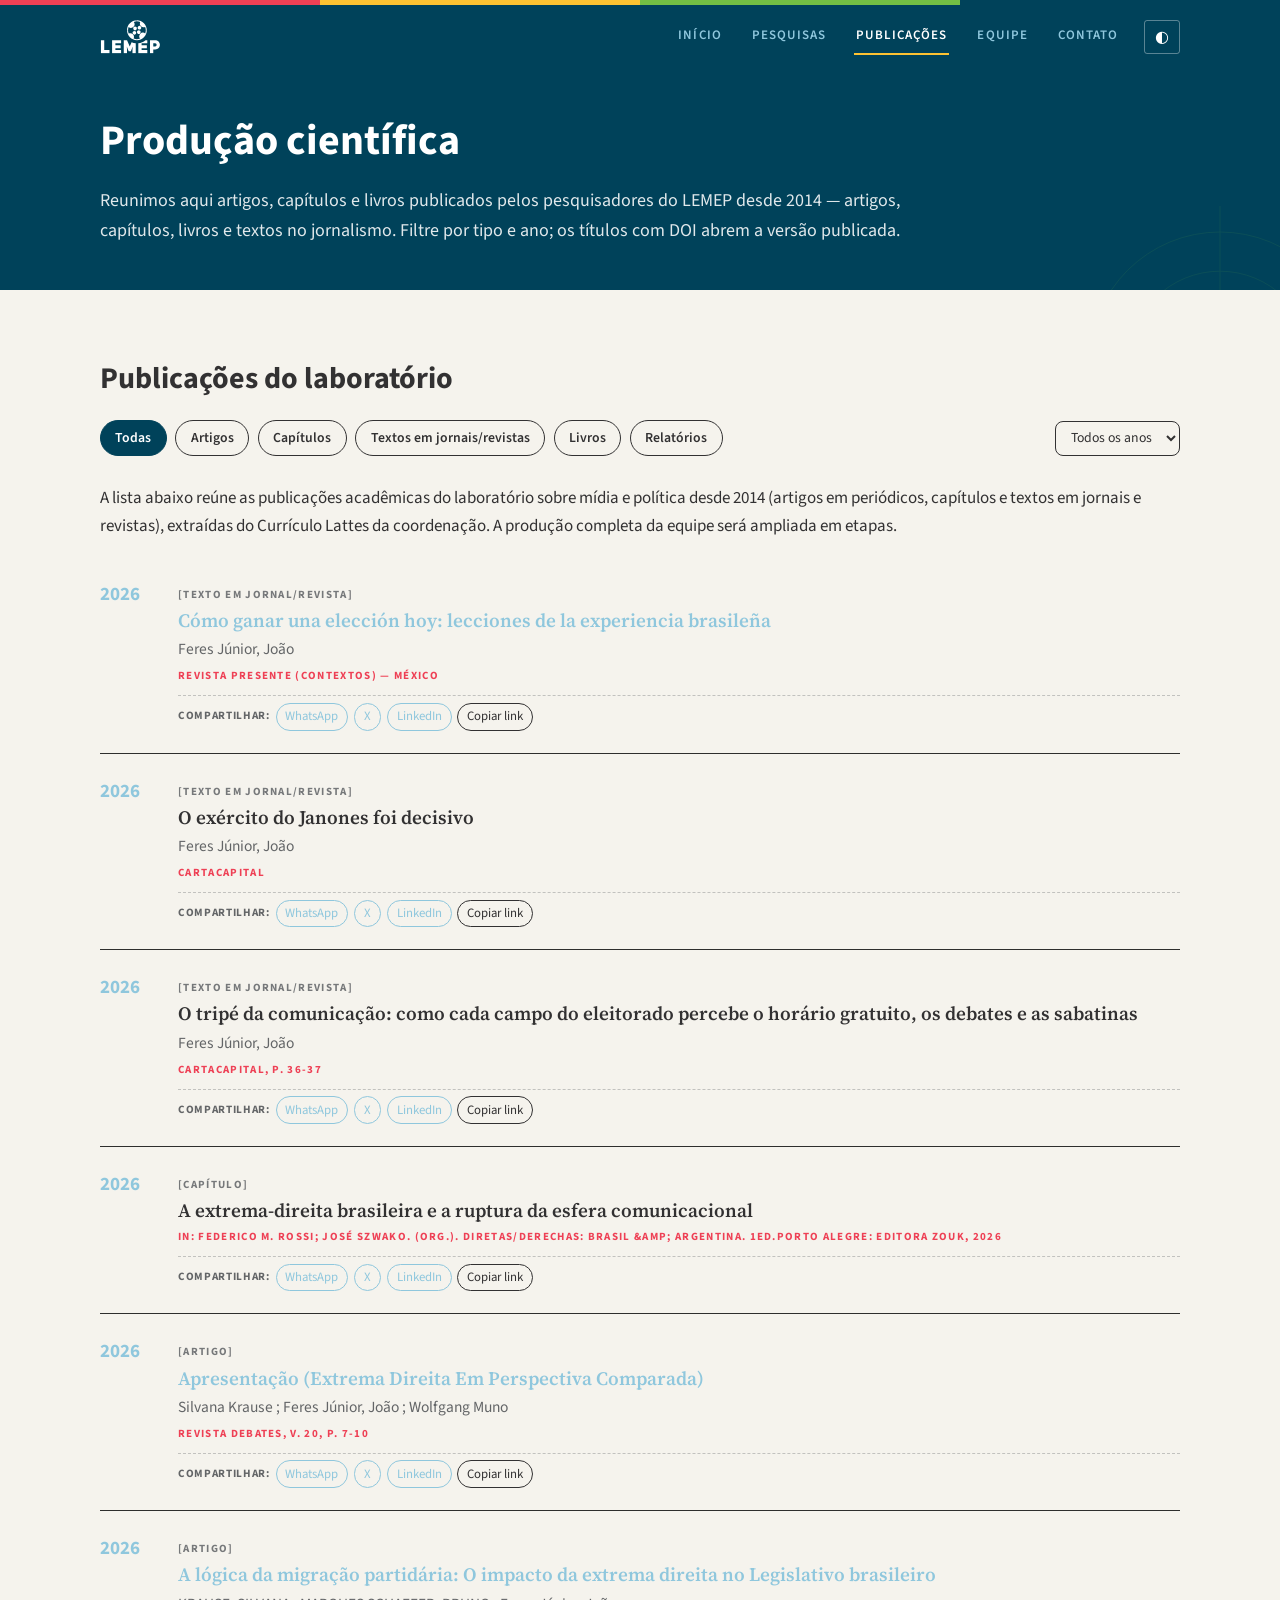
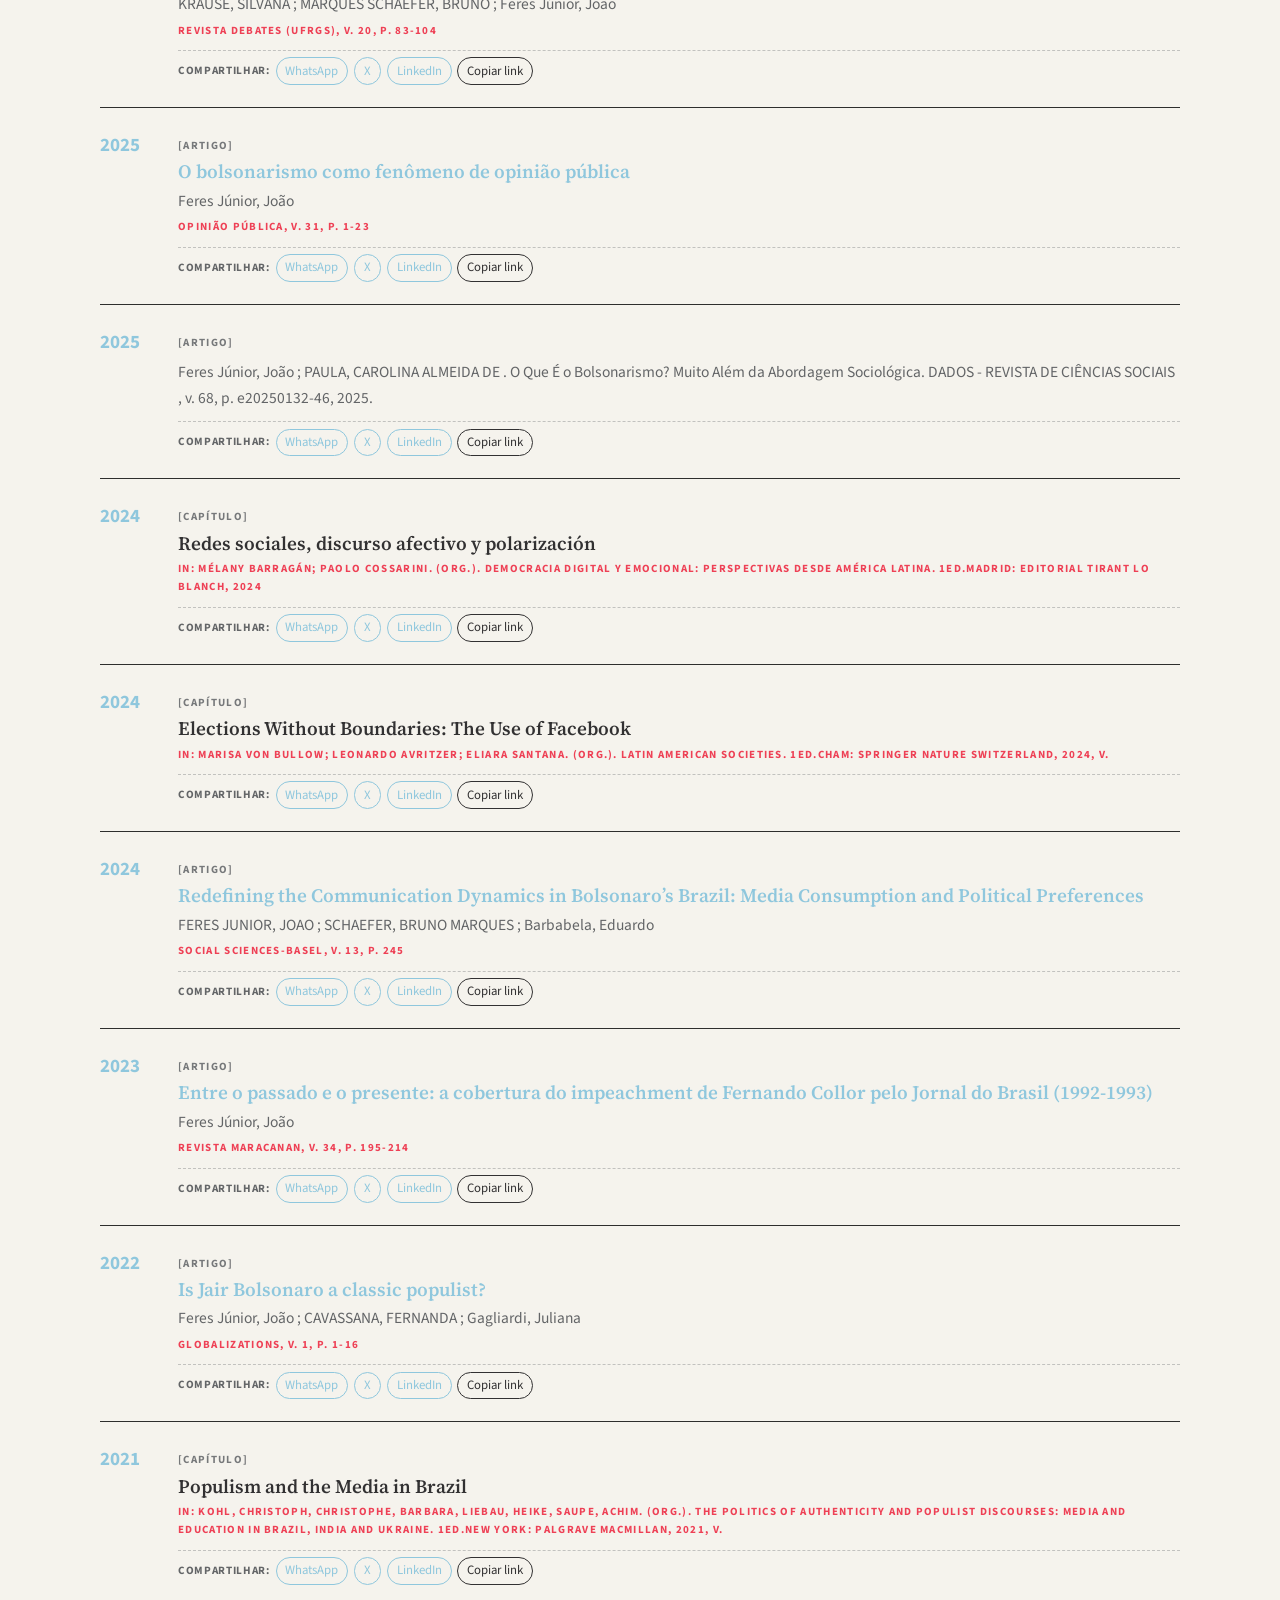
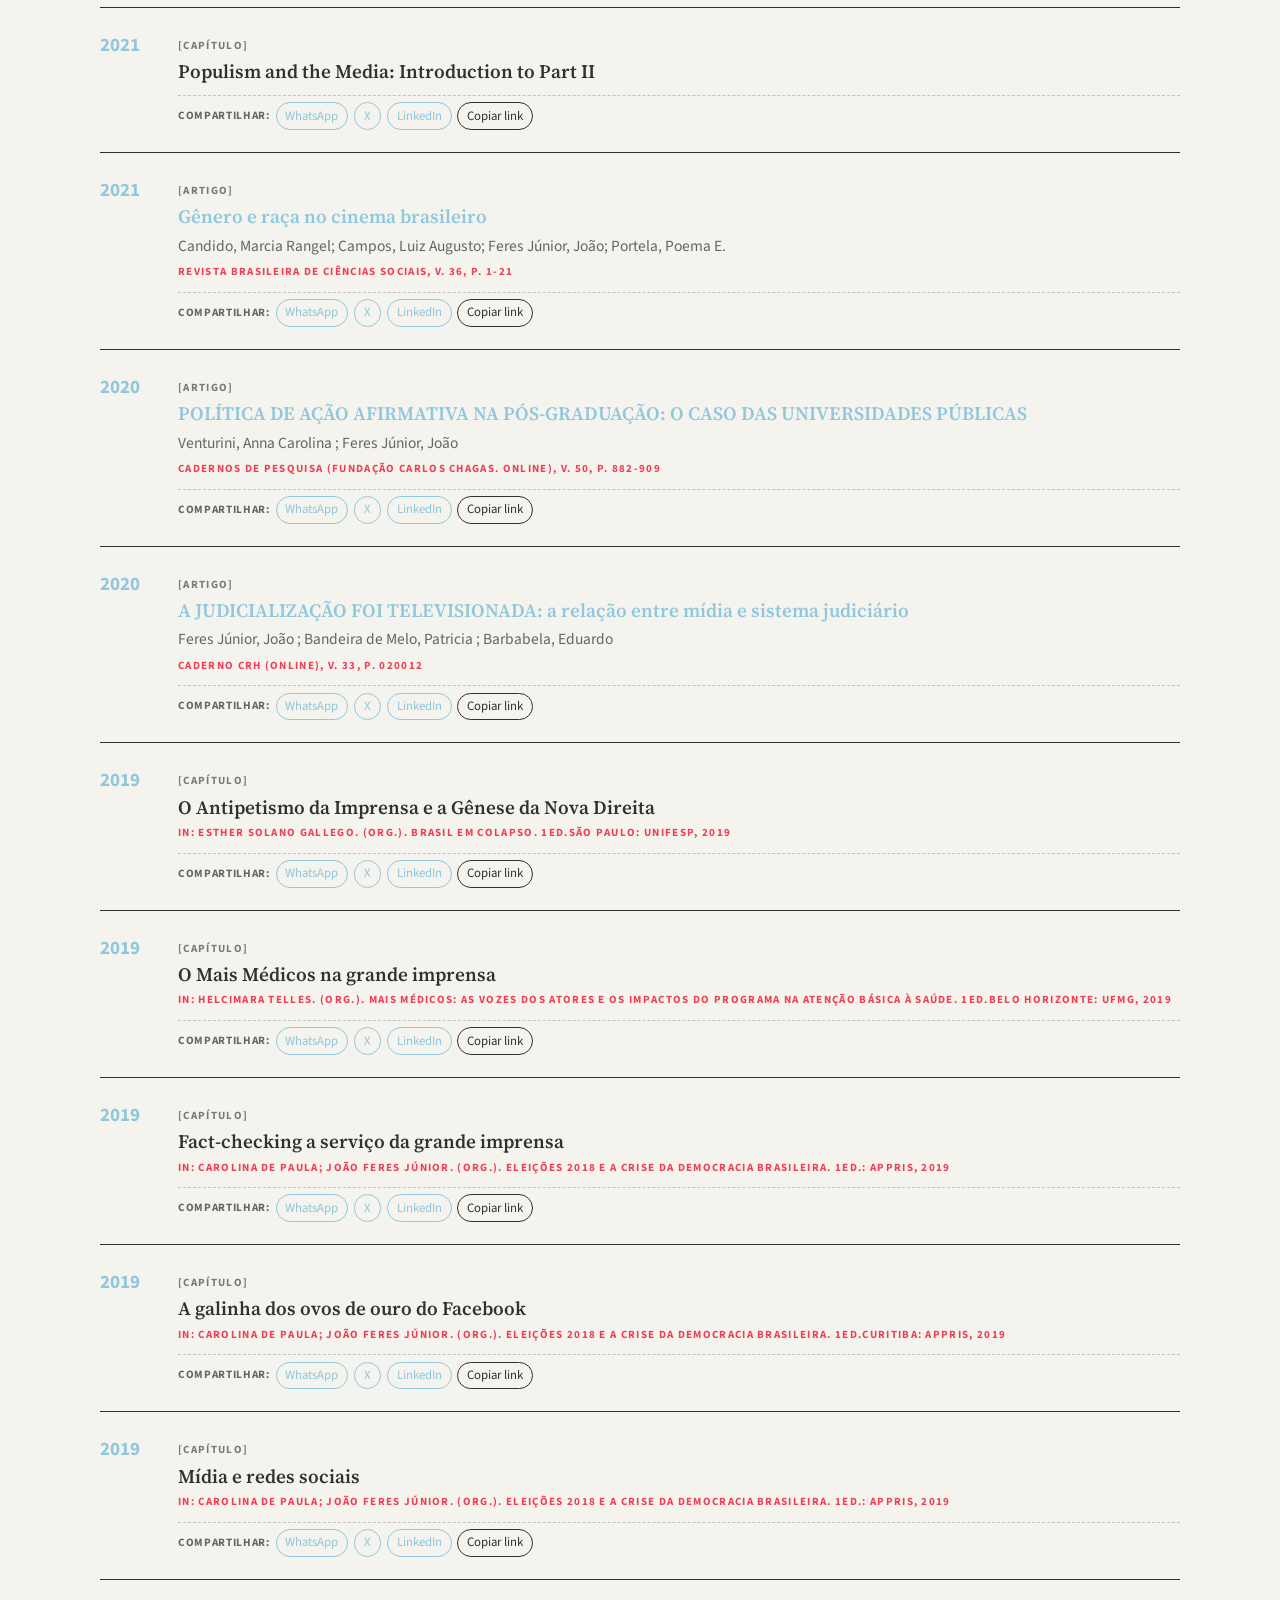
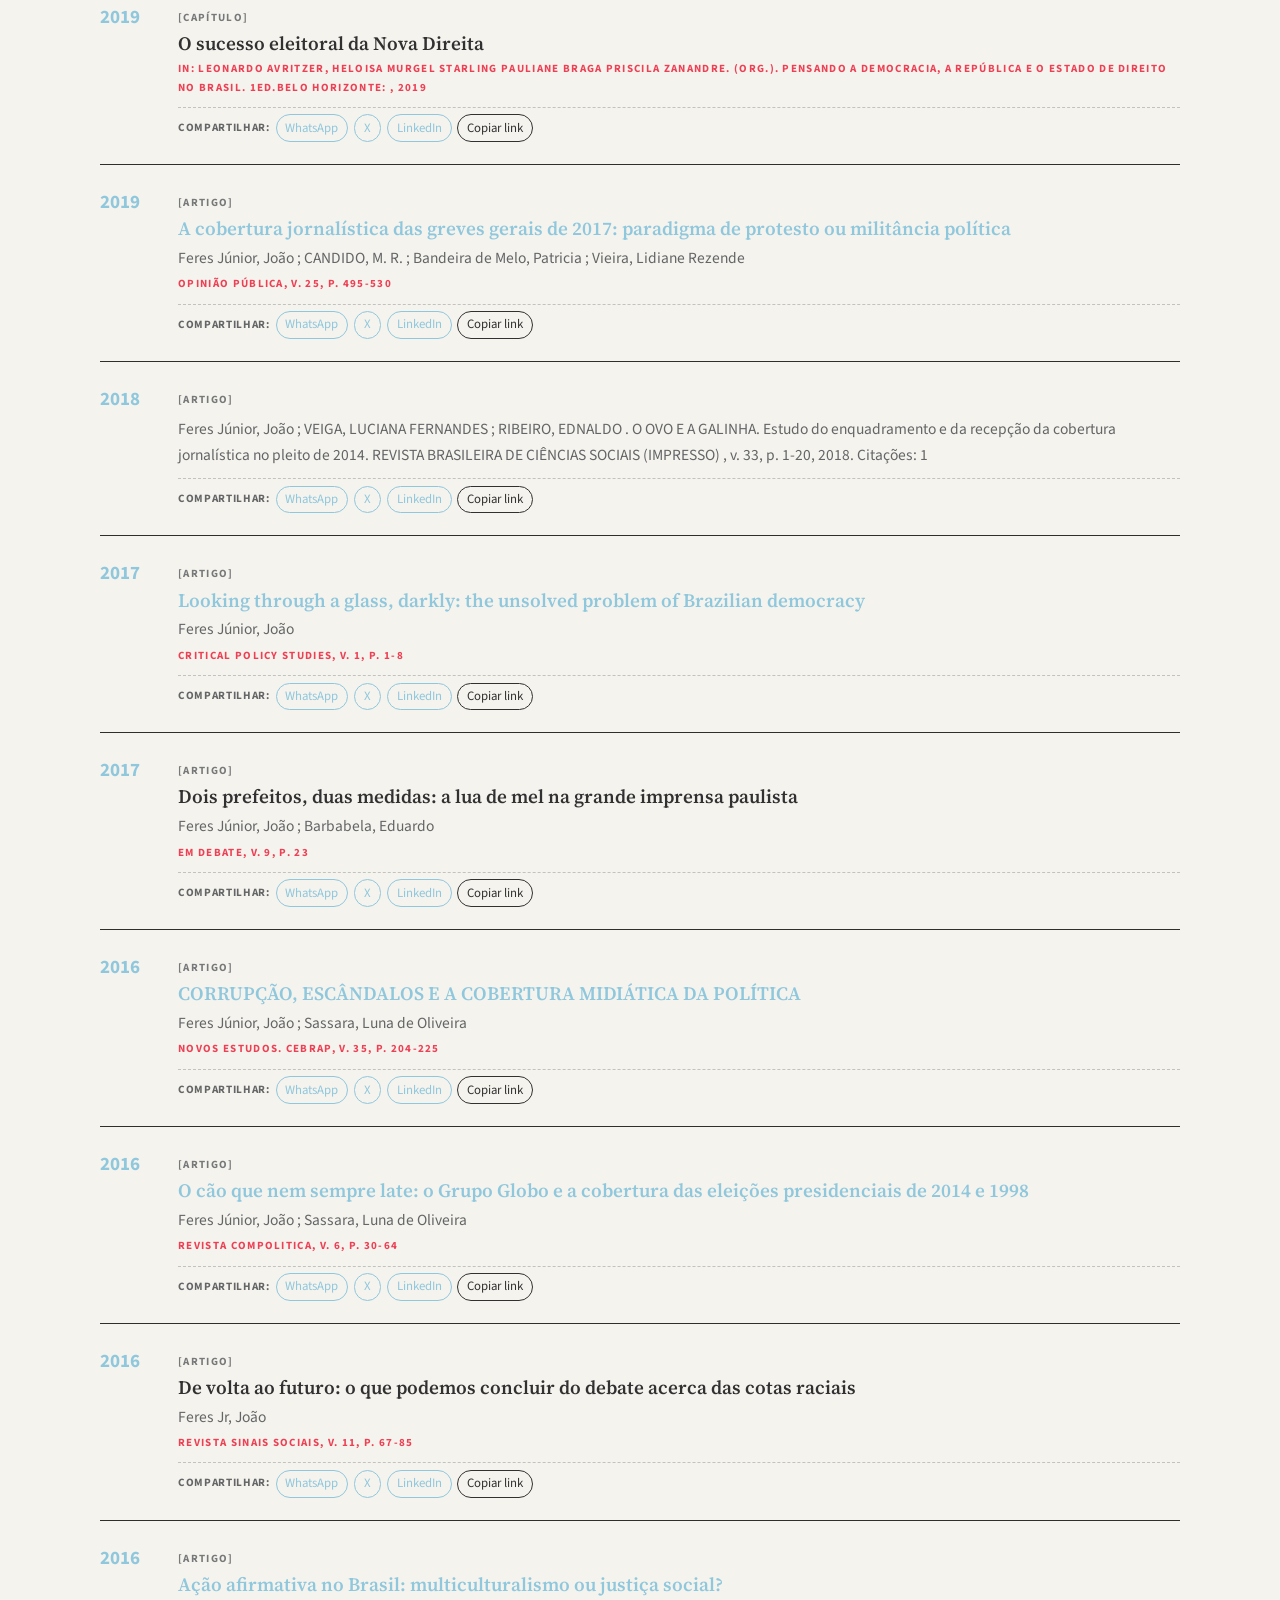
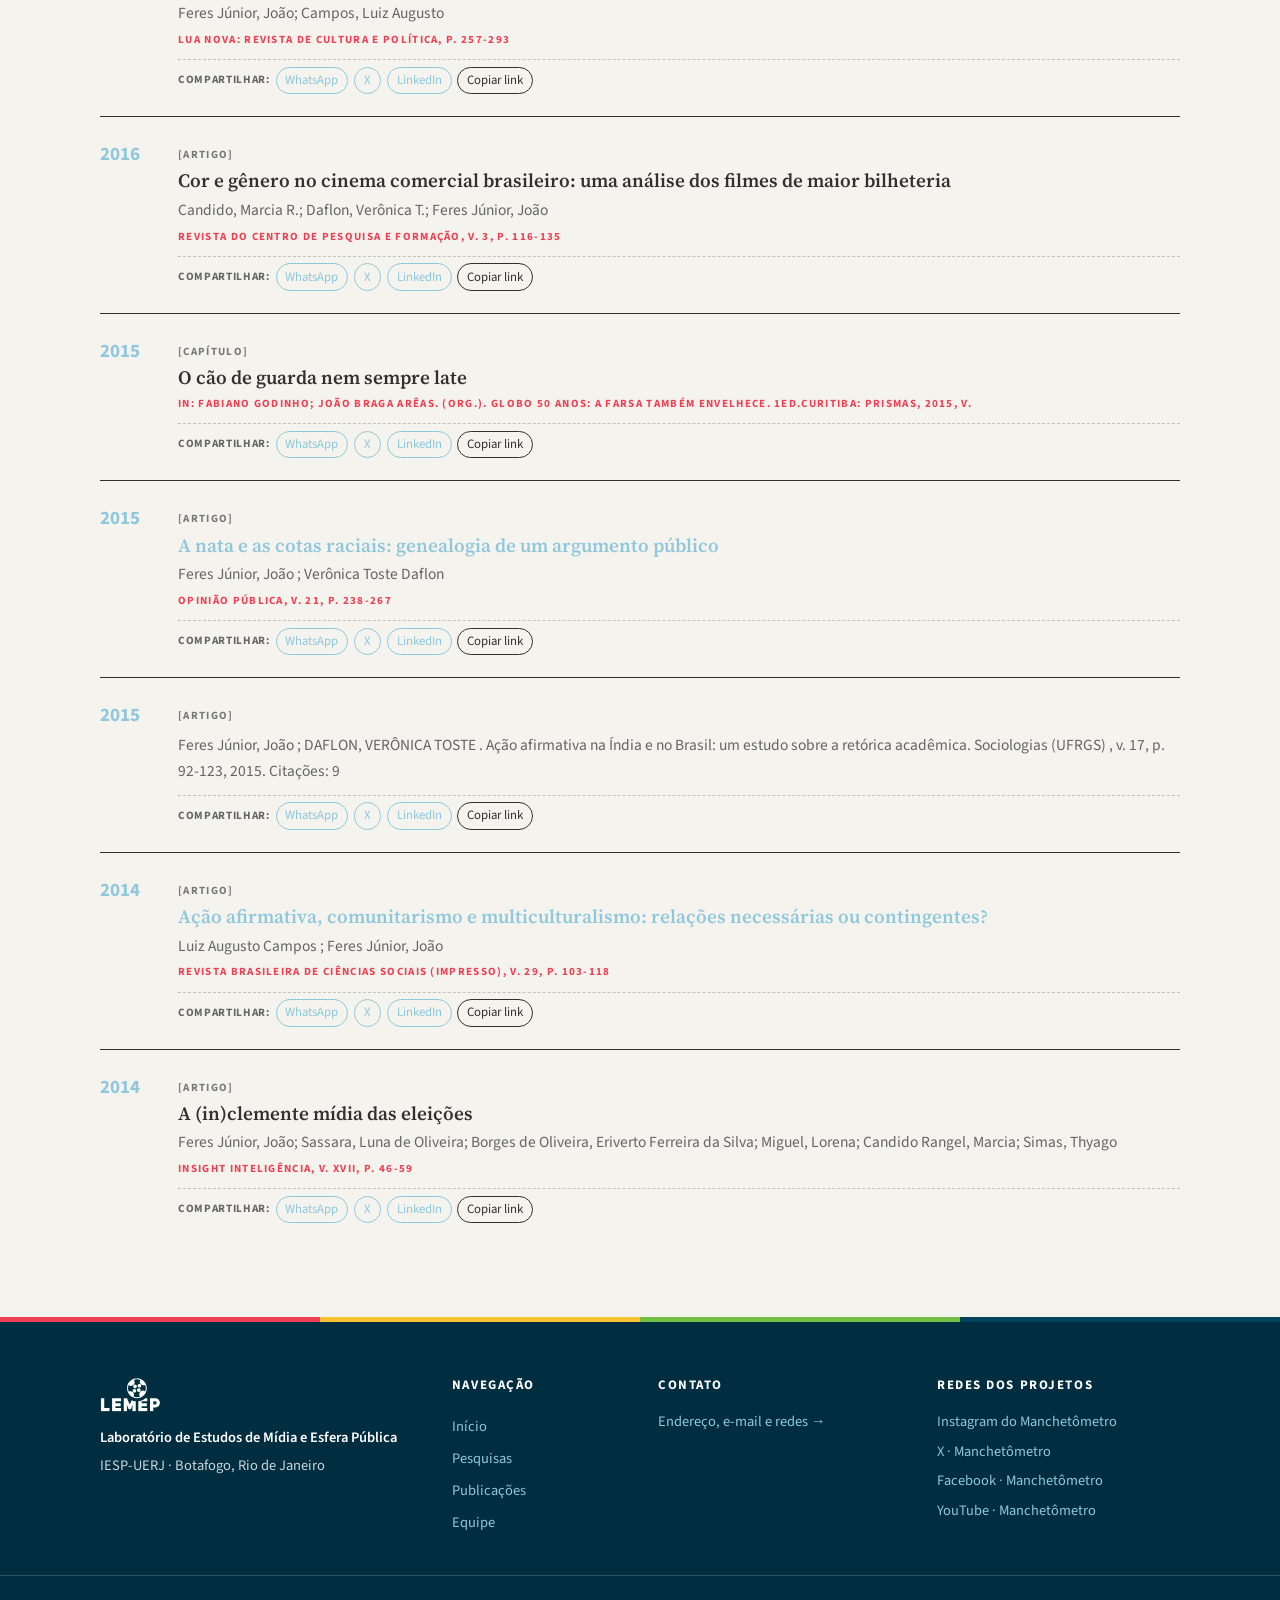
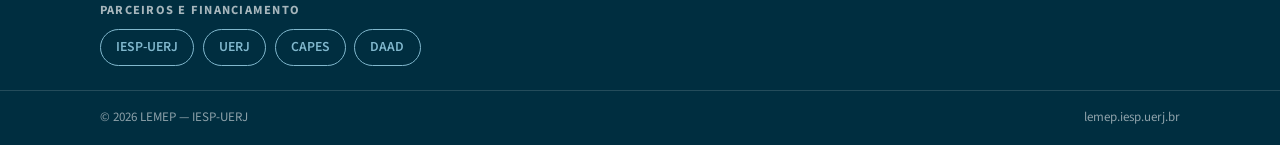
<file: publicacoes.html>
<!DOCTYPE html>
<html lang="pt-BR">
<head>
  <meta charset="UTF-8">
  <meta name="viewport" content="width=device-width, initial-scale=1">
  <title>Produção científica · LEMEP</title>
  <meta name="description" content="Artigos, capítulos e livros publicados pelos pesquisadores do LEMEP desde 2014 — cobertura midiática de eleições, viés jornalístico, populismo e mídia, ação afirmativa na imprensa e monitoramento do debate econômico.">
  <meta name="robots" content="noindex, nofollow">
  <link rel="canonical" href="https://lemep.iesp.uerj.br/publicacoes/">
  <meta property="og:title" content="Produção científica · LEMEP">
  <meta property="og:description" content="Artigos, capítulos e livros publicados pelos pesquisadores do LEMEP desde 2014.">
  <meta property="og:type" content="website">
  <meta property="og:image" content="assets/img/og_1200x630.png">
  <meta property="og:locale" content="pt_BR">
  <meta name="theme-color" content="#00425A">
  <link rel="icon" type="image/png" href="assets/logos/icone_32.png" sizes="32x32">
  <link rel="apple-touch-icon" href="assets/logos/icone_180.png">
  <link rel="stylesheet" href="assets/fonts/fonts.css">
  <link rel="stylesheet" href="styles.css">
</head>
<body>
  <a class="pular" href="#conteudo">Ir para o conteúdo</a>

  <div class="stripe" role="presentation"></div>

  <header class="nav" id="topo">
    <div class="container nav-inner">
      <a href="index.html" class="nav-marca" aria-label="LEMEP — página inicial">
        <img src="assets/logos/LEMEP_compacto_branco.svg" alt="LEMEP" width="61" height="34">
      </a>
      <nav class="nav-links" aria-label="Navegação principal">
        <a href="index.html" data-nav="index">Início</a>
        <a href="pesquisas.html" data-nav="pesquisas">Pesquisas</a>
        <a href="publicacoes.html" data-nav="publicacoes">Publicações</a>
        <a href="equipe.html" data-nav="equipe">Equipe</a>
        <a href="contato.html" data-nav="contato">Contato</a>
      </nav>
      <div class="nav-acoes">
        <button class="btn-tema" id="btn-tema" type="button" aria-label="Alternar entre tema claro e escuro" title="Alternar tema">◐</button>
        <button class="btn-menu" id="btn-menu" type="button" aria-label="Abrir menu de navegação" aria-expanded="false">☰</button>
      </div>
    </div>
  </header>

  <main id="conteudo">

    <section class="faixa-pagina">
      <svg class="trama trama--faixa" viewBox="0 0 1200 800" aria-hidden="true" focusable="false"><g fill="none" stroke="#73BF44" stroke-width="2"><circle cx="600" cy="400" r="280"/><circle cx="600" cy="400" r="196"/><path d="M264 400H936M600 64V736"/></g><circle cx="796" cy="400" r="12" fill="#EE4055"/></svg>
      <div class="container">
        <h1>Produção científica</h1>
        <p class="faixa-lead">Reunimos aqui artigos, capítulos e livros publicados pelos pesquisadores do LEMEP desde 2014 — artigos, capítulos, livros e textos no jornalismo. Filtre por tipo e ano; os títulos com DOI abrem a versão publicada.</p>
      </div>
    </section>

    <section class="section">
      <div class="container">
        <h2>Publicações do laboratório</h2>
                <div class="pub-filtros" id="pub-filtros" aria-label="Filtrar publicações">
          <button class="filtro ativo" data-tipo="*">Todas</button>
          <button class="filtro" data-tipo="artigo">Artigos</button>
          <button class="filtro" data-tipo="capitulo">Capítulos</button>
          <button class="filtro" data-tipo="texto">Textos em jornais/revistas</button>
          <button class="filtro" data-tipo="livro">Livros</button>
          <button class="filtro" data-tipo="relatorio">Relatórios</button>
          <select class="filtro-ano" id="filtro-ano" aria-label="Filtrar por ano">
            <option value="*">Todos os anos</option>
          </select>
        </div><p class="pub-nota">A lista abaixo reúne as publicações acadêmicas do laboratório sobre mídia e política desde 2014 (artigos em periódicos, capítulos e textos em jornais e revistas), extraídas do Currículo Lattes da coordenação. A produção completa da equipe será ampliada em etapas.</p>
        <ul class="pub-list" id="pub-lista">
          <li class="pub" data-ano="2026">
            <span class="pub-ano">2026</span>
            <div class="pub-dados">
              <p class="pub-tipo">[Texto em jornal/revista]</p>
              <p class="pub-titulo"><a href="https://revistapresente.com/contextos/como-ganar-una-eleccion-hoy-lecciones-de-la-experiencia-brasilena/" target="_blank" rel="noopener">Cómo ganar una elección hoy: lecciones de la experiencia brasileña</a></p>
              <p class="pub-autores">Feres Júnior, João</p>
              <p class="pub-venue">Revista Presente (contextos) — México</p>
            </div>
          </li>
          <li class="pub" data-ano="2026">
            <span class="pub-ano">2026</span>
            <div class="pub-dados">
              <p class="pub-tipo">[Texto em jornal/revista]</p>
              <p class="pub-titulo">O exército do Janones foi decisivo</p>
              <p class="pub-autores">Feres Júnior, João</p>
              <p class="pub-venue">CartaCapital</p>
            </div>
          </li>
          <li class="pub" data-ano="2026">
            <span class="pub-ano">2026</span>
            <div class="pub-dados">
              <p class="pub-tipo">[Texto em jornal/revista]</p>
              <p class="pub-titulo">O tripé da comunicação: como cada campo do eleitorado percebe o horário gratuito, os debates e as sabatinas</p>
              <p class="pub-autores">Feres Júnior, João</p>
              <p class="pub-venue">CartaCapital, p. 36-37</p>
            </div>
          </li>
          <li class="pub" data-ano="2026">
            <span class="pub-ano">2026</span>
            <div class="pub-dados">
              <p class="pub-tipo">[Capítulo]</p>
              <p class="pub-titulo">A extrema-direita brasileira e a ruptura da esfera comunicacional</p>
              <p class="pub-autores"></p>
              <p class="pub-venue">in: Federico M. Rossi; José Szwako. (Org.). Diretas/derechas: Brasil &amp;amp; Argentina. 1ed.Porto Alegre: Editora Zouk, 2026</p>
            </div>
          </li>
          <li class="pub" data-ano="2026">
            <span class="pub-ano">2026</span>
            <div class="pub-dados">
              <p class="pub-tipo">[Artigo]</p>
              <p class="pub-titulo"><a href="https://doi.org/10.22456/1982-5269.155199" target="_blank" rel="noopener">Apresentação (Extrema Direita Em Perspectiva Comparada)</a></p>
              <p class="pub-autores">Silvana Krause ; Feres Júnior, João ; Wolfgang Muno</p>
              <p class="pub-venue">REVISTA DEBATES, v. 20, p. 7-10</p>
            </div>
          </li>
          <li class="pub" data-ano="2026">
            <span class="pub-ano">2026</span>
            <div class="pub-dados">
              <p class="pub-tipo">[Artigo]</p>
              <p class="pub-titulo"><a href="https://doi.org/10.22456/1982-5269.152049" target="_blank" rel="noopener">A lógica da migração partidária: O impacto da extrema direita no Legislativo brasileiro</a></p>
              <p class="pub-autores">KRAUSE, SILVANA ; MARQUES SCHAEFER, BRUNO ; Feres Júnior, João</p>
              <p class="pub-venue">REVISTA DEBATES (UFRGS), v. 20, p. 83-104</p>
            </div>
          </li>
          <li class="pub" data-ano="2025">
            <span class="pub-ano">2025</span>
            <div class="pub-dados">
              <p class="pub-tipo">[Artigo]</p>
              <p class="pub-titulo"><a href="https://doi.org/10.1590/1807-0191202531113" target="_blank" rel="noopener">O bolsonarismo como fenômeno de opinião pública</a></p>
              <p class="pub-autores">Feres Júnior, João</p>
              <p class="pub-venue">OPINIÃO PÚBLICA, v. 31, p. 1-23</p>
            </div>
          </li>
          <li class="pub" data-ano="2025">
            <span class="pub-ano">2025</span>
            <div class="pub-dados">
              <p class="pub-tipo">[Artigo]</p>
              <p class="pub-titulo"><a href="https://doi.org/10.1590/dados.2025.68.4.401" target="_blank" rel="noopener"></a></p>
              <p class="pub-autores">Feres Júnior, João ; PAULA, CAROLINA ALMEIDA DE . O Que É o Bolsonarismo? Muito Além da Abordagem Sociológica. DADOS - REVISTA DE CIÊNCIAS SOCIAIS , v. 68, p. e20250132-46, 2025.</p>
              <p class="pub-venue"></p>
            </div>
          </li>
          <li class="pub" data-ano="2024">
            <span class="pub-ano">2024</span>
            <div class="pub-dados">
              <p class="pub-tipo">[Capítulo]</p>
              <p class="pub-titulo">Redes sociales, discurso afectivo y polarización</p>
              <p class="pub-autores"></p>
              <p class="pub-venue">in: Mélany Barragán; Paolo Cossarini. (Org.). Democracia digital y emocional: perspectivas desde América Latina. 1ed.Madrid: Editorial Tirant Lo Blanch, 2024</p>
            </div>
          </li>
          <li class="pub" data-ano="2024">
            <span class="pub-ano">2024</span>
            <div class="pub-dados">
              <p class="pub-tipo">[Capítulo]</p>
              <p class="pub-titulo">Elections Without Boundaries: The Use of Facebook</p>
              <p class="pub-autores"></p>
              <p class="pub-venue">in: Marisa Von Bullow; Leonardo Avritzer; Eliara Santana. (Org.). Latin American Societies. 1ed.Cham: Springer Nature Switzerland, 2024, v.</p>
            </div>
          </li>
          <li class="pub" data-ano="2024">
            <span class="pub-ano">2024</span>
            <div class="pub-dados">
              <p class="pub-tipo">[Artigo]</p>
              <p class="pub-titulo"><a href="https://doi.org/10.3390/socsci13050245" target="_blank" rel="noopener">Redefining the Communication Dynamics in Bolsonaro’s Brazil: Media Consumption and Political Preferences</a></p>
              <p class="pub-autores">FERES JUNIOR, JOAO ; SCHAEFER, BRUNO MARQUES ; Barbabela, Eduardo</p>
              <p class="pub-venue">Social Sciences-Basel, v. 13, p. 245</p>
            </div>
          </li>
          <li class="pub" data-ano="2023">
            <span class="pub-ano">2023</span>
            <div class="pub-dados">
              <p class="pub-tipo">[Artigo]</p>
              <p class="pub-titulo"><a href="https://doi.org/10.12957/revmar.2023.76879" target="_blank" rel="noopener">Entre o passado e o presente: a cobertura do impeachment de Fernando Collor pelo Jornal do Brasil (1992-1993)</a></p>
              <p class="pub-autores">Feres Júnior, João</p>
              <p class="pub-venue">Revista Maracanan, v. 34, p. 195-214</p>
            </div>
          </li>
          <li class="pub" data-ano="2022">
            <span class="pub-ano">2022</span>
            <div class="pub-dados">
              <p class="pub-tipo">[Artigo]</p>
              <p class="pub-titulo"><a href="https://doi.org/10.1080/14747731.2022.2111827" target="_blank" rel="noopener">Is Jair Bolsonaro a classic populist?</a></p>
              <p class="pub-autores">Feres Júnior, João ; CAVASSANA, FERNANDA ; Gagliardi, Juliana</p>
              <p class="pub-venue">Globalizations, v. 1, p. 1-16</p>
            </div>
          </li>
          <li class="pub" data-ano="2021">
            <span class="pub-ano">2021</span>
            <div class="pub-dados">
              <p class="pub-tipo">[Capítulo]</p>
              <p class="pub-titulo">Populism and the Media in Brazil</p>
              <p class="pub-autores"></p>
              <p class="pub-venue">in: Kohl, Christoph, Christophe, Barbara, Liebau, Heike, Saupe, Achim. (Org.). The Politics of Authenticity and Populist Discourses: Media and Education in Brazil, India and Ukraine. 1ed.New York: Palgrave Macmillan, 2021, v.</p>
            </div>
          </li>
          <li class="pub" data-ano="2021">
            <span class="pub-ano">2021</span>
            <div class="pub-dados">
              <p class="pub-tipo">[Capítulo]</p>
              <p class="pub-titulo">Populism and the Media: Introduction to Part II</p>
              <p class="pub-autores"></p>
              <p class="pub-venue"></p>
            </div>
          </li>
          <li class="pub" data-ano="2021">
            <span class="pub-ano">2021</span>
            <div class="pub-dados">
              <p class="pub-tipo">[Artigo]</p>
              <p class="pub-titulo"><a href="https://doi.org/10.1590/3610603/2021" target="_blank" rel="noopener">Gênero e raça no cinema brasileiro</a></p>
              <p class="pub-autores">Candido, Marcia Rangel; Campos, Luiz Augusto; Feres Júnior, João; Portela, Poema E.</p>
              <p class="pub-venue">Revista Brasileira de Ciências Sociais, v. 36, p. 1-21</p>
            </div>
          </li>
          <li class="pub" data-ano="2020">
            <span class="pub-ano">2020</span>
            <div class="pub-dados">
              <p class="pub-tipo">[Artigo]</p>
              <p class="pub-titulo"><a href="https://doi.org/10.1590/198053147491" target="_blank" rel="noopener">POLÍTICA DE AÇÃO AFIRMATIVA NA PÓS-GRADUAÇÃO: O CASO DAS UNIVERSIDADES PÚBLICAS</a></p>
              <p class="pub-autores">Venturini, Anna Carolina ; Feres Júnior, João</p>
              <p class="pub-venue">CADERNOS DE PESQUISA (FUNDAÇÃO CARLOS CHAGAS. ONLINE), v. 50, p. 882-909</p>
            </div>
          </li>
          <li class="pub" data-ano="2020">
            <span class="pub-ano">2020</span>
            <div class="pub-dados">
              <p class="pub-tipo">[Artigo]</p>
              <p class="pub-titulo"><a href="https://doi.org/10.9771/ccrh.v33i0.24038" target="_blank" rel="noopener">A JUDICIALIZAÇÃO FOI TELEVISIONADA: a relação entre mídia e sistema judiciário</a></p>
              <p class="pub-autores">Feres Júnior, João ; Bandeira de Melo, Patricia ; Barbabela, Eduardo</p>
              <p class="pub-venue">Caderno CRH (Online), v. 33, p. 020012</p>
            </div>
          </li>
          <li class="pub" data-ano="2019">
            <span class="pub-ano">2019</span>
            <div class="pub-dados">
              <p class="pub-tipo">[Capítulo]</p>
              <p class="pub-titulo">O Antipetismo da Imprensa e a Gênese da Nova Direita</p>
              <p class="pub-autores"></p>
              <p class="pub-venue">in: Esther Solano Gallego. (Org.). Brasil em Colapso. 1ed.São Paulo: UNIFESP, 2019</p>
            </div>
          </li>
          <li class="pub" data-ano="2019">
            <span class="pub-ano">2019</span>
            <div class="pub-dados">
              <p class="pub-tipo">[Capítulo]</p>
              <p class="pub-titulo">O Mais Médicos na grande imprensa</p>
              <p class="pub-autores"></p>
              <p class="pub-venue">in: Helcimara Telles. (Org.). Mais Médicos: As vozes dos atores e os impactos do programa na atenção básica à saúde. 1ed.Belo Horizonte: UFMG, 2019</p>
            </div>
          </li>
          <li class="pub" data-ano="2019">
            <span class="pub-ano">2019</span>
            <div class="pub-dados">
              <p class="pub-tipo">[Capítulo]</p>
              <p class="pub-titulo">Fact-checking a serviço da grande imprensa</p>
              <p class="pub-autores"></p>
              <p class="pub-venue">in: Carolina de Paula; João Feres Júnior. (Org.). Eleições 2018 e a crise da democracia brasileira. 1ed.: Appris, 2019</p>
            </div>
          </li>
          <li class="pub" data-ano="2019">
            <span class="pub-ano">2019</span>
            <div class="pub-dados">
              <p class="pub-tipo">[Capítulo]</p>
              <p class="pub-titulo">A galinha dos ovos de ouro do Facebook</p>
              <p class="pub-autores"></p>
              <p class="pub-venue">in: Carolina de Paula; João Feres Júnior. (Org.). Eleições 2018 e a crise da democracia brasileira. 1ed.Curitiba: Appris, 2019</p>
            </div>
          </li>
          <li class="pub" data-ano="2019">
            <span class="pub-ano">2019</span>
            <div class="pub-dados">
              <p class="pub-tipo">[Capítulo]</p>
              <p class="pub-titulo">Mídia e redes sociais</p>
              <p class="pub-autores"></p>
              <p class="pub-venue">in: Carolina de Paula; João Feres Júnior. (Org.). Eleições 2018 e a crise da democracia brasileira. 1ed.: Appris, 2019</p>
            </div>
          </li>
          <li class="pub" data-ano="2019">
            <span class="pub-ano">2019</span>
            <div class="pub-dados">
              <p class="pub-tipo">[Capítulo]</p>
              <p class="pub-titulo">O sucesso eleitoral da Nova Direita</p>
              <p class="pub-autores"></p>
              <p class="pub-venue">in: Leonardo Avritzer, Heloisa Murgel Starling Pauliane Braga Priscila Zanandre. (Org.). Pensando a Democracia, a República e o Estado de Direito no Brasil. 1ed.Belo Horizonte: , 2019</p>
            </div>
          </li>
          <li class="pub" data-ano="2019">
            <span class="pub-ano">2019</span>
            <div class="pub-dados">
              <p class="pub-tipo">[Artigo]</p>
              <p class="pub-titulo"><a href="https://doi.org/10.1590/1807-01912019253495" target="_blank" rel="noopener">A cobertura jornalística das greves gerais de 2017: paradigma de protesto ou militância política</a></p>
              <p class="pub-autores">Feres Júnior, João ; CANDIDO, M. R. ; Bandeira de Melo, Patricia ; Vieira, Lidiane Rezende</p>
              <p class="pub-venue">OPINIÃO PÚBLICA, v. 25, p. 495-530</p>
            </div>
          </li>
          <li class="pub" data-ano="2018">
            <span class="pub-ano">2018</span>
            <div class="pub-dados">
              <p class="pub-tipo">[Artigo]</p>
              <p class="pub-titulo"><a href="https://doi.org/10.1590/339809/2018" target="_blank" rel="noopener"></a></p>
              <p class="pub-autores">Feres Júnior, João ; VEIGA, LUCIANA FERNANDES ; RIBEIRO, EDNALDO . O OVO E A GALINHA. Estudo do enquadramento e da recepção da cobertura jornalística no pleito de 2014. REVISTA BRASILEIRA DE CIÊNCIAS SOCIAIS (IMPRESSO) , v. 33, p. 1-20, 2018. Citações: 1</p>
              <p class="pub-venue"></p>
            </div>
          </li>
          <li class="pub" data-ano="2017">
            <span class="pub-ano">2017</span>
            <div class="pub-dados">
              <p class="pub-tipo">[Artigo]</p>
              <p class="pub-titulo"><a href="https://doi.org/10.1080/19460171.2017.1363068" target="_blank" rel="noopener">Looking through a glass, darkly: the unsolved problem of Brazilian democracy</a></p>
              <p class="pub-autores">Feres Júnior, João</p>
              <p class="pub-venue">CRITICAL POLICY STUDIES, v. 1, p. 1-8</p>
            </div>
          </li>
          <li class="pub" data-ano="2017">
            <span class="pub-ano">2017</span>
            <div class="pub-dados">
              <p class="pub-tipo">[Artigo]</p>
              <p class="pub-titulo">Dois prefeitos, duas medidas: a lua de mel na grande imprensa paulista</p>
              <p class="pub-autores">Feres Júnior, João ; Barbabela, Eduardo</p>
              <p class="pub-venue">Em Debate, v. 9, p. 23</p>
            </div>
          </li>
          <li class="pub" data-ano="2016">
            <span class="pub-ano">2016</span>
            <div class="pub-dados">
              <p class="pub-tipo">[Artigo]</p>
              <p class="pub-titulo"><a href="https://doi.org/10.25091/S0101-3300201600020011" target="_blank" rel="noopener">CORRUPÇÃO, ESCÂNDALOS E A COBERTURA MIDIÁTICA DA POLÍTICA</a></p>
              <p class="pub-autores">Feres Júnior, João ; Sassara, Luna de Oliveira</p>
              <p class="pub-venue">Novos Estudos. CEBRAP, v. 35, p. 204-225</p>
            </div>
          </li>
          <li class="pub" data-ano="2016">
            <span class="pub-ano">2016</span>
            <div class="pub-dados">
              <p class="pub-tipo">[Artigo]</p>
              <p class="pub-titulo"><a href="https://doi.org/10.21878/compolitica.2016.6.1.232" target="_blank" rel="noopener">O cão que nem sempre late: o Grupo Globo e a cobertura das eleições presidenciais de 2014 e 1998</a></p>
              <p class="pub-autores">Feres Júnior, João ; Sassara, Luna de Oliveira</p>
              <p class="pub-venue">REVISTA COMPOLITICA, v. 6, p. 30-64</p>
            </div>
          </li>
          <li class="pub" data-ano="2016">
            <span class="pub-ano">2016</span>
            <div class="pub-dados">
              <p class="pub-tipo">[Artigo]</p>
              <p class="pub-titulo">De volta ao futuro: o que podemos concluir do debate acerca das cotas raciais</p>
              <p class="pub-autores">Feres Jr, João</p>
              <p class="pub-venue">Revista Sinais Sociais, v. 11, p. 67-85</p>
            </div>
          </li>
          <li class="pub" data-ano="2016">
            <span class="pub-ano">2016</span>
            <div class="pub-dados">
              <p class="pub-tipo">[Artigo]</p>
              <p class="pub-titulo"><a href="https://doi.org/10.1590/0102-6445257-293/99" target="_blank" rel="noopener">Ação afirmativa no Brasil: multiculturalismo ou justiça social?</a></p>
              <p class="pub-autores">Feres Júnior, João; Campos, Luiz Augusto</p>
              <p class="pub-venue">Lua Nova: Revista de Cultura e Política, p. 257-293</p>
            </div>
          </li>
          <li class="pub" data-ano="2016">
            <span class="pub-ano">2016</span>
            <div class="pub-dados">
              <p class="pub-tipo">[Artigo]</p>
              <p class="pub-titulo">Cor e gênero no cinema comercial brasileiro: uma análise dos filmes de maior bilheteria</p>
              <p class="pub-autores">Candido, Marcia R.; Daflon, Verônica T.; Feres Júnior, João</p>
              <p class="pub-venue">Revista do Centro de Pesquisa e Formação, v. 3, p. 116-135</p>
            </div>
          </li>
          <li class="pub" data-ano="2015">
            <span class="pub-ano">2015</span>
            <div class="pub-dados">
              <p class="pub-tipo">[Capítulo]</p>
              <p class="pub-titulo">O cão de guarda nem sempre late</p>
              <p class="pub-autores"></p>
              <p class="pub-venue">in: Fabiano Godinho; João Braga Arêas. (Org.). Globo 50 anos: a farsa também envelhece. 1ed.Curitiba: Prismas, 2015, v.</p>
            </div>
          </li>
          <li class="pub" data-ano="2015">
            <span class="pub-ano">2015</span>
            <div class="pub-dados">
              <p class="pub-tipo">[Artigo]</p>
              <p class="pub-titulo"><a href="https://doi.org/10.1590/1807-01912015212238" target="_blank" rel="noopener">A nata e as cotas raciais: genealogia de um argumento público</a></p>
              <p class="pub-autores">Feres Júnior, João ; Verônica Toste Daflon</p>
              <p class="pub-venue">OPINIÃO PÚBLICA, v. 21, p. 238-267</p>
            </div>
          </li>
          <li class="pub" data-ano="2015">
            <span class="pub-ano">2015</span>
            <div class="pub-dados">
              <p class="pub-tipo">[Artigo]</p>
              <p class="pub-titulo"><a href="https://doi.org/10.1590/15174522-017004003" target="_blank" rel="noopener"></a></p>
              <p class="pub-autores">Feres Júnior, João ; DAFLON, VERÔNICA TOSTE . Ação afirmativa na Índia e no Brasil: um estudo sobre a retórica acadêmica. Sociologias (UFRGS) , v. 17, p. 92-123, 2015. Citações: 9</p>
              <p class="pub-venue"></p>
            </div>
          </li>
          <li class="pub" data-ano="2014">
            <span class="pub-ano">2014</span>
            <div class="pub-dados">
              <p class="pub-tipo">[Artigo]</p>
              <p class="pub-titulo"><a href="https://doi.org/10.1590/s0102-69092014000100007" target="_blank" rel="noopener">Ação afirmativa, comunitarismo e multiculturalismo: relações necessárias ou contingentes?</a></p>
              <p class="pub-autores">Luiz Augusto Campos ; Feres Júnior, João</p>
              <p class="pub-venue">REVISTA BRASILEIRA DE CIÊNCIAS SOCIAIS (IMPRESSO), v. 29, p. 103-118</p>
            </div>
          </li>
          <li class="pub" data-ano="2014">
            <span class="pub-ano">2014</span>
            <div class="pub-dados">
              <p class="pub-tipo">[Artigo]</p>
              <p class="pub-titulo">A (in)clemente mídia das eleições</p>
              <p class="pub-autores">Feres Júnior, João; Sassara, Luna de Oliveira; Borges de Oliveira, Eriverto Ferreira da Silva; Miguel, Lorena; Candido Rangel, Marcia; Simas, Thyago</p>
              <p class="pub-venue">Insight Inteligência, v. XVII, p. 46-59</p>
            </div>
          </li>
        </ul>
      </div>
    </section>

  </main>

  <div class="stripe" role="presentation"></div>

  <footer class="footer">
    <div class="container footer-grid">
      <div class="footer-marca">
        <img class="footer-logo" src="assets/logos/LEMEP_compacto_branco.svg" alt="LEMEP" width="61" height="34">
        <p class="footer-nome">Laboratório de Estudos de Mídia e Esfera Pública</p>
        <p>IESP-UERJ · Botafogo, Rio de Janeiro</p>
      </div>
      <nav class="footer-nav" aria-label="Navegação do rodapé">
        <h3>Navegação</h3>
        <a href="index.html">Início</a>
        <a href="pesquisas.html">Pesquisas</a>
        <a href="publicacoes.html">Publicações</a>
        <a href="equipe.html">Equipe</a>
      </nav>
            <div class="footer-contato">
        <h3>Contato</h3>
        <a href="contato.html">Endereço, e-mail e redes →</a>
      </div>
      <div class="footer-redes">
        <h3>Redes dos projetos</h3>
        <a href="https://www.instagram.com/manchetometro/" target="_blank" rel="noopener">Instagram do Manchetômetro</a>
        <a href="https://x.com/manchetometro" target="_blank" rel="noopener">X · Manchetômetro</a>
        <a href="https://www.facebook.com/manchetometro" target="_blank" rel="noopener">Facebook · Manchetômetro</a>
        <a href="https://www.youtube.com/channel/UCa4w2I2HwWrvSWfOHH2iDfQ" target="_blank" rel="noopener">YouTube · Manchetômetro</a>
      </div>
    </div>
    <div class="footer-parceiros">
      <div class="container">
        <p class="parceiros-rotulo">Parceiros e financiamento</p>
        <div class="chips-parceiros">
          <a href="https://www.iesp.uerj.br" target="_blank" rel="noopener">IESP-UERJ</a>
          <a href="https://www.uerj.br" target="_blank" rel="noopener">UERJ</a>
          <a href="https://www.gov.br/capes" target="_blank" rel="noopener">CAPES</a>
          <a href="https://www.daad.de/en/" target="_blank" rel="noopener">DAAD</a>
        </div>
              </div>
    </div>
    <div class="footer-baixo">
      <div class="container">
        <p>© <span class="ano">2026</span> LEMEP — IESP-UERJ</p>
        <p>lemep.iesp.uerj.br</p>
      </div>
    </div>
  </footer>

  <script src="app.js"></script>
</body>
</html>
</file>
<file: assets/fonts/fonts.css>
/* latin-ext */
@font-face {
  font-family: 'Source Sans 3';
  font-style: italic;
  font-weight: 400;
  font-display: swap;
  src: url('source-sans-3-400-italic-latin-ext.woff2') format('woff2');
  unicode-range: U+0100-02BA, U+02BD-02C5, U+02C7-02CC, U+02CE-02D7, U+02DD-02FF, U+0304, U+0308, U+0329, U+1D00-1DBF, U+1E00-1E9F, U+1EF2-1EFF, U+2020, U+20A0-20AB, U+20AD-20C4, U+2113, U+2C60-2C7F, U+A720-A7FF;
}
/* latin */
@font-face {
  font-family: 'Source Sans 3';
  font-style: italic;
  font-weight: 400;
  font-display: swap;
  src: url('source-sans-3-400-italic-latin.woff2') format('woff2');
  unicode-range: U+0000-00FF, U+0131, U+0152-0153, U+02BB-02BC, U+02C6, U+02DA, U+02DC, U+0304, U+0308, U+0329, U+2000-206F, U+20AC, U+2122, U+2191, U+2193, U+2212, U+2215, U+FEFF, U+FFFD;
}
/* latin-ext */
@font-face {
  font-family: 'Source Sans 3';
  font-style: normal;
  font-weight: 300;
  font-display: swap;
  src: url('source-sans-3-300-normal-latin-ext.woff2') format('woff2');
  unicode-range: U+0100-02BA, U+02BD-02C5, U+02C7-02CC, U+02CE-02D7, U+02DD-02FF, U+0304, U+0308, U+0329, U+1D00-1DBF, U+1E00-1E9F, U+1EF2-1EFF, U+2020, U+20A0-20AB, U+20AD-20C4, U+2113, U+2C60-2C7F, U+A720-A7FF;
}
/* latin */
@font-face {
  font-family: 'Source Sans 3';
  font-style: normal;
  font-weight: 300;
  font-display: swap;
  src: url('source-sans-3-300-normal-latin.woff2') format('woff2');
  unicode-range: U+0000-00FF, U+0131, U+0152-0153, U+02BB-02BC, U+02C6, U+02DA, U+02DC, U+0304, U+0308, U+0329, U+2000-206F, U+20AC, U+2122, U+2191, U+2193, U+2212, U+2215, U+FEFF, U+FFFD;
}
/* latin-ext */
@font-face {
  font-family: 'Source Sans 3';
  font-style: normal;
  font-weight: 400;
  font-display: swap;
  src: url('source-sans-3-400-normal-latin-ext.woff2') format('woff2');
  unicode-range: U+0100-02BA, U+02BD-02C5, U+02C7-02CC, U+02CE-02D7, U+02DD-02FF, U+0304, U+0308, U+0329, U+1D00-1DBF, U+1E00-1E9F, U+1EF2-1EFF, U+2020, U+20A0-20AB, U+20AD-20C4, U+2113, U+2C60-2C7F, U+A720-A7FF;
}
/* latin */
@font-face {
  font-family: 'Source Sans 3';
  font-style: normal;
  font-weight: 400;
  font-display: swap;
  src: url('source-sans-3-400-normal-latin.woff2') format('woff2');
  unicode-range: U+0000-00FF, U+0131, U+0152-0153, U+02BB-02BC, U+02C6, U+02DA, U+02DC, U+0304, U+0308, U+0329, U+2000-206F, U+20AC, U+2122, U+2191, U+2193, U+2212, U+2215, U+FEFF, U+FFFD;
}
/* latin-ext */
@font-face {
  font-family: 'Source Sans 3';
  font-style: normal;
  font-weight: 600;
  font-display: swap;
  src: url('source-sans-3-600-normal-latin-ext.woff2') format('woff2');
  unicode-range: U+0100-02BA, U+02BD-02C5, U+02C7-02CC, U+02CE-02D7, U+02DD-02FF, U+0304, U+0308, U+0329, U+1D00-1DBF, U+1E00-1E9F, U+1EF2-1EFF, U+2020, U+20A0-20AB, U+20AD-20C4, U+2113, U+2C60-2C7F, U+A720-A7FF;
}
/* latin */
@font-face {
  font-family: 'Source Sans 3';
  font-style: normal;
  font-weight: 600;
  font-display: swap;
  src: url('source-sans-3-600-normal-latin.woff2') format('woff2');
  unicode-range: U+0000-00FF, U+0131, U+0152-0153, U+02BB-02BC, U+02C6, U+02DA, U+02DC, U+0304, U+0308, U+0329, U+2000-206F, U+20AC, U+2122, U+2191, U+2193, U+2212, U+2215, U+FEFF, U+FFFD;
}
/* latin-ext */
@font-face {
  font-family: 'Source Sans 3';
  font-style: normal;
  font-weight: 700;
  font-display: swap;
  src: url('source-sans-3-700-normal-latin-ext.woff2') format('woff2');
  unicode-range: U+0100-02BA, U+02BD-02C5, U+02C7-02CC, U+02CE-02D7, U+02DD-02FF, U+0304, U+0308, U+0329, U+1D00-1DBF, U+1E00-1E9F, U+1EF2-1EFF, U+2020, U+20A0-20AB, U+20AD-20C4, U+2113, U+2C60-2C7F, U+A720-A7FF;
}
/* latin */
@font-face {
  font-family: 'Source Sans 3';
  font-style: normal;
  font-weight: 700;
  font-display: swap;
  src: url('source-sans-3-700-normal-latin.woff2') format('woff2');
  unicode-range: U+0000-00FF, U+0131, U+0152-0153, U+02BB-02BC, U+02C6, U+02DA, U+02DC, U+0304, U+0308, U+0329, U+2000-206F, U+20AC, U+2122, U+2191, U+2193, U+2212, U+2215, U+FEFF, U+FFFD;
}
/* latin-ext */
@font-face {
  font-family: 'Source Serif 4';
  font-style: italic;
  font-weight: 400;
  font-display: swap;
  src: url('source-serif-4-400-italic-latin-ext.woff2') format('woff2');
  unicode-range: U+0100-02BA, U+02BD-02C5, U+02C7-02CC, U+02CE-02D7, U+02DD-02FF, U+0304, U+0308, U+0329, U+1D00-1DBF, U+1E00-1E9F, U+1EF2-1EFF, U+2020, U+20A0-20AB, U+20AD-20C4, U+2113, U+2C60-2C7F, U+A720-A7FF;
}
/* latin */
@font-face {
  font-family: 'Source Serif 4';
  font-style: italic;
  font-weight: 400;
  font-display: swap;
  src: url('source-serif-4-400-italic-latin.woff2') format('woff2');
  unicode-range: U+0000-00FF, U+0131, U+0152-0153, U+02BB-02BC, U+02C6, U+02DA, U+02DC, U+0304, U+0308, U+0329, U+2000-206F, U+20AC, U+2122, U+2191, U+2193, U+2212, U+2215, U+FEFF, U+FFFD;
}
/* latin-ext */
@font-face {
  font-family: 'Source Serif 4';
  font-style: normal;
  font-weight: 400;
  font-display: swap;
  src: url('source-serif-4-400-normal-latin-ext.woff2') format('woff2');
  unicode-range: U+0100-02BA, U+02BD-02C5, U+02C7-02CC, U+02CE-02D7, U+02DD-02FF, U+0304, U+0308, U+0329, U+1D00-1DBF, U+1E00-1E9F, U+1EF2-1EFF, U+2020, U+20A0-20AB, U+20AD-20C4, U+2113, U+2C60-2C7F, U+A720-A7FF;
}
/* latin */
@font-face {
  font-family: 'Source Serif 4';
  font-style: normal;
  font-weight: 400;
  font-display: swap;
  src: url('source-serif-4-400-normal-latin.woff2') format('woff2');
  unicode-range: U+0000-00FF, U+0131, U+0152-0153, U+02BB-02BC, U+02C6, U+02DA, U+02DC, U+0304, U+0308, U+0329, U+2000-206F, U+20AC, U+2122, U+2191, U+2193, U+2212, U+2215, U+FEFF, U+FFFD;
}
/* latin-ext */
@font-face {
  font-family: 'Source Serif 4';
  font-style: normal;
  font-weight: 600;
  font-display: swap;
  src: url('source-serif-4-600-normal-latin-ext.woff2') format('woff2');
  unicode-range: U+0100-02BA, U+02BD-02C5, U+02C7-02CC, U+02CE-02D7, U+02DD-02FF, U+0304, U+0308, U+0329, U+1D00-1DBF, U+1E00-1E9F, U+1EF2-1EFF, U+2020, U+20A0-20AB, U+20AD-20C4, U+2113, U+2C60-2C7F, U+A720-A7FF;
}
/* latin */
@font-face {
  font-family: 'Source Serif 4';
  font-style: normal;
  font-weight: 600;
  font-display: swap;
  src: url('source-serif-4-600-normal-latin.woff2') format('woff2');
  unicode-range: U+0000-00FF, U+0131, U+0152-0153, U+02BB-02BC, U+02C6, U+02DA, U+02DC, U+0304, U+0308, U+0329, U+2000-206F, U+20AC, U+2122, U+2191, U+2193, U+2212, U+2215, U+FEFF, U+FFFD;
}
</file>
<file: styles.css>
/* ============================================================
   LEMEP — Laboratório de Estudos de Mídia e Esfera Pública
   styles.css · design system conforme Especificação Técnica
   (ago/2026) + tokens digitais do kit Identidade_Visual_LEMEP
   (out/2026). Neutros derivam do kit (papel #F5F3ED).
   ============================================================ */

/* ---------- tokens ---------- */
:root {
  /* marca (Manual da Marca LEMEP) */
  --red:      #EE4055;   /* coral — destaques, callout OLB        */
  --gold:     #FDC232;   /* dourado — CTAs, foco, hover           */
  --green:    #73BF44;   /* verde — grafismos, série secundária   */
  --teal:     #00425A;   /* azul institucional — nav, hero        */
  --teal-dk:  #002E40;   /* azul escuro — footer                  */

  /* neutros (light) */
  --bg:       #F5F3ED;   /* papel — fundo padrão                  */
  --bg-alt:   #EDECEB;   /* seções alternadas                     */
  --surface:  #FFFFFF;   /* cartões                                */
  --text:     #323132;   /* grafite — texto principal              */
  --text-2:   #76787A;   /* cinza da marca — rótulos/meta           */
  --text-3:   #636567;   /* cinza de leitura (AA em texto corrido)  */

  /* tipografia */
  --f:  'Source Sans 3', Arial, sans-serif;
  --fs: 'Source Serif 4', Georgia, serif;

  /* layout */
  --max:  1160px;
  --pad:  40px;
  --r:    3px;
}

@media (prefers-color-scheme: dark) {
  :root:not([data-theme="light"]) {
    --bg: #191919; --bg-alt: #222221; --surface: #1F1F1F;
    --text: #EEEDEC; --text-2: #9A9899; --text-3: #9A9899;
  }
}
:root[data-theme="dark"] {
  --bg: #191919; --bg-alt: #222221; --surface: #1F1F1F;
  --text: #EEEDEC; --text-2: #9A9899; --text-3: #9A9899;
}

/* ---------- base ---------- */
*, *::before, *::after { box-sizing: border-box; }

html { scroll-behavior: smooth; }

body {
  margin: 0;
  font-family: var(--f);
  font-size: 17px;
  line-height: 1.65;
  color: var(--text);
  background: var(--bg);
  -webkit-font-smoothing: antialiased;
}

img { max-width: 100%; display: block; }

a { color: var(--teal); text-decoration: none; }
a:hover { color: var(--gold); }
:root[data-theme="dark"] a, :root:not([data-theme="light"]) a { color: #8FC7DD; }

:focus-visible { outline: 2px solid var(--gold); outline-offset: 2px; }

.container { max-width: var(--max); margin-inline: auto; padding-inline: var(--pad); }

h1, h2, h3 { font-family: var(--f); font-weight: 700; line-height: 1.15; margin: 0 0 .5em; }
h1 { font-size: 42px; }
h2 { font-size: 30px; }
h3 { font-size: 20px; }

p { margin: 0 0 1em; }

.pular {
  position: absolute; left: -9999px; top: 0;
  background: var(--teal); color: #fff; padding: 10px 16px;
  z-index: 200; font-weight: 600;
}
.pular:focus { left: 8px; top: 8px; }

/* ---------- stripe de marca ---------- */
.stripe {
  height: 5px;
  background: linear-gradient(90deg,
    var(--red) 0 25%, var(--gold) 25% 50%,
    var(--green) 50% 75%, var(--teal) 75% 100%);
}

/* ---------- navegação ---------- */
.nav {
  position: sticky; top: 0; z-index: 100;
  background: var(--teal);
}
.nav-inner {
  display: flex; align-items: center; gap: 24px;
  min-height: 64px;
}
.nav-marca { display: inline-flex; align-items: center; }
.nav-marca img { height: 34px; width: auto; }

.nav-links { display: flex; gap: 26px; margin-left: auto; }
.nav-links a {
  font-size: 13px; font-weight: 600; letter-spacing: .08em;
  text-transform: uppercase;
  color: rgba(255,255,255,.65);
  padding: 6px 2px;
  border-bottom: 2px solid transparent;
}
.nav-links a:hover { color: var(--gold); }
.nav-links a[aria-current="page"] { color: #fff; border-bottom-color: var(--gold); }

.nav-acoes { display: flex; align-items: center; gap: 8px; }

.btn-tema, .btn-menu {
  background: none; border: 1px solid rgba(255,255,255,.35);
  color: #fff; font-size: 16px; line-height: 1;
  padding: 8px 10px; border-radius: var(--r); cursor: pointer;
}
.btn-tema:hover, .btn-menu:hover { border-color: var(--gold); color: var(--gold); }

.btn-menu { display: none; }

/* menu aberto (≤1000px) */
.nav.aberto .nav-links {
  display: flex; position: absolute; top: 100%; left: 0; right: 0;
  background: var(--teal); flex-direction: column; gap: 0;
  padding: 8px var(--pad) 16px;
  border-bottom: 3px solid var(--gold);
}
.nav.aberto .nav-links a { padding: 12px 2px; border-bottom: none; font-size: 15px; }

/* ---------- hero ---------- */
.hero {
  background: var(--teal);
  color: #fff;
  position: relative;
  overflow: hidden;
}
.hero .container {
  display: grid; grid-template-columns: 1.15fr .85fr;
  gap: 48px; align-items: center;
  padding-block: 72px;
  position: relative;
}
.hero-kicker {
  font-size: 13px; font-weight: 600; letter-spacing: .14em;
  text-transform: uppercase; color: var(--gold); margin: 0 0 12px;
}
.hero h1 { font-size: 56px; margin-bottom: 6px; color: #fff; }
.hero-sub {
  font-family: var(--fs); font-style: italic; font-size: 21px;
  color: rgba(255,255,255,.85); margin: 0 0 18px;
}
.hero-lead { font-size: 18px; color: rgba(255,255,255,.88); max-width: 34em; }

.hero-cta { display: flex; flex-wrap: wrap; gap: 14px; margin-top: 28px; }

.btn {
  display: inline-block; padding: 13px 26px; border-radius: var(--r);
  font-weight: 600; font-size: 16px; cursor: pointer; border: 1px solid transparent;
}
.btn-primario { background: var(--gold); color: var(--teal-dk); }
.btn-primario:hover { filter: brightness(1.06); color: var(--teal-dk); }
.btn-fantasma { background: none; color: #fff; border-color: rgba(255,255,255,.55); }
.btn-fantasma:hover { border-color: var(--gold); color: var(--gold); }

.hero-logo { display: flex; justify-content: center; position: relative; }
.hero-logo img { width: min(360px, 100%); height: auto; }

.trama {
  position: absolute; right: -140px; bottom: -190px;
  width: 520px; height: auto; opacity: .14; pointer-events: none;
}
.trama--faixa { right: -220px; bottom: -260px; width: 560px; opacity: .10; }

/* ---------- faixa de página (subpáginas) ---------- */
.faixa-pagina {
  background: var(--teal); color: #fff;
  position: relative; overflow: hidden;
}
.faixa-pagina .container { padding-block: 48px 44px; position: relative; }
.faixa-pagina h1 { color: #fff; }
.faixa-lead { max-width: 46em; color: rgba(255,255,255,.88); font-size: 18px; margin: 4px 0 0; }

/* ---------- seções ---------- */
.section { padding-block: 72px; }
.section--alt { background: var(--bg-alt); }

.section h2 { margin-bottom: 24px; }
.section-lead { max-width: 46em; }

/* sobre: texto + estatísticas */
.sobre-grid {
  display: grid; grid-template-columns: 1.35fr .65fr; gap: 48px; align-items: start;
}
.stats { display: grid; gap: 16px; margin-top: 8px; }
.stat {
  background: var(--surface); border-radius: var(--r);
  border-left: 4px solid var(--green);
  padding: 18px 22px;
}
.stat:nth-child(2) { border-left-color: var(--gold); }
.stat:nth-child(3) { border-left-color: var(--red); }
.stat-num { font-size: 40px; font-weight: 700; line-height: 1; color: var(--teal); }
:root[data-theme="dark"] .stat-num,
:root:not([data-theme="light"]) .stat-num { color: #8FC7DD; }
.stat-rotulo { font-size: 13.5px; color: var(--text-3); margin-top: 6px; }

/* ---------- cards de projeto ---------- */
.card-grid {
  display: grid; grid-template-columns: repeat(3, 1fr); gap: 24px;
  grid-auto-rows: 1fr;
}
.card {
  display: flex; flex-direction: column; gap: 10px;
  background: var(--surface);
  border-radius: var(--r);
  padding: 26px 26px 22px;
  box-shadow: 0 1px 3px rgba(0,0,0,.08);
  border-top: 4px solid var(--teal);
  color: var(--text);
  transition: transform .18s ease, box-shadow .18s ease;
}
a.card { color: var(--text); }
a.card:hover {
  transform: translateY(-5px);
  box-shadow: 0 10px 26px rgba(0,0,0,.16);
  color: var(--text);
}
a.card:hover .card-ir { color: var(--gold); }
.card--vermelho { border-top-color: var(--red); }
.card--dourado  { border-top-color: var(--gold); }
.card--verde    { border-top-color: var(--green); }
.card--azul     { border-top-color: var(--teal); }

.card-tag {
  font-size: 11px; font-weight: 700; letter-spacing: .12em;
  text-transform: uppercase; color: var(--text-2);
}
.card h3, .card-full h3 { font-size: 21px; margin: 0; }
.card p { color: var(--text-3); font-size: 15.5px; margin: 0; }
.card-ir {
  margin-top: auto; font-weight: 600; font-size: 14.5px;
  color: var(--teal); padding-top: 14px;
}
:root[data-theme="dark"] .card-ir,
:root:not([data-theme="light"]) .card-ir { color: #8FC7DD; }
a.card:hover .card-ir { color: var(--gold); }

.card-full {
  margin-top: 24px;
  display: grid; grid-template-columns: 1fr; gap: 10px;
  background: var(--surface); border-radius: var(--r);
  border-left: 4px solid var(--teal);
  padding: 26px 30px; box-shadow: 0 1px 3px rgba(0,0,0,.08);
}
.card-full p { color: var(--text-3); max-width: 60em; margin: 0; }
.card-full .card-ir { padding-top: 8px; }

/* ---------- áreas de pesquisa ---------- */
.areas { background: var(--teal); color: #fff; }
.areas h2 { color: #fff; }
.areas .section-lead { color: rgba(255,255,255,.8); }
.tags {
  display: flex; flex-wrap: wrap; gap: 12px 12px; margin-top: 28px;
}
.tag {
  font-family: var(--fs); font-style: italic; font-size: 16.5px;
  color: #fff; border: 1px solid rgba(255,255,255,.38);
  border-radius: 999px; padding: 8px 18px;
  background: rgba(255,255,255,.05);
}

/* ---------- publicações ---------- */
.pub-list { list-style: none; margin: 0; padding: 0; }
.pub {
  display: grid; grid-template-columns: 60px 1fr; gap: 18px;
  padding: 22px 0; border-bottom: 1px solid var(--bg-alt);
}
:root[data-theme="dark"] .pub, :root:not([data-theme="light"]) .pub { border-bottom-color: #2E2E2D; }
.pub:last-child { border-bottom: none; }
.pub-ano { font-size: 19px; font-weight: 700; color: var(--teal); }
:root[data-theme="dark"] .pub-ano,
:root:not([data-theme="light"]) .pub-ano { color: #8FC7DD; }
.pub-dados p { margin: 0 0 4px; }
.pub-tipo {
  display: inline-block; font-size: 11px; font-weight: 700;
  letter-spacing: .12em; text-transform: uppercase;
  color: var(--text-2); margin-bottom: 6px;
}
.pub-titulo { font-family: var(--fs); font-weight: 600; font-size: 19px; line-height: 1.35; color: var(--text); }
.pub-autores { color: var(--text-3); font-size: 15.5px; }
.pub-venue {
  font-size: 11px; font-weight: 700; letter-spacing: .12em;
  text-transform: uppercase; color: var(--red); margin-top: 6px;
}
.pub-acesso {
  display: inline-block; margin-top: 6px; font-size: 11px; font-weight: 700;
  letter-spacing: .1em; text-transform: uppercase;
  color: var(--green); border: 1px solid var(--green);
  border-radius: 999px; padding: 2px 10px;
}

/* ---------- equipe ---------- */
.equipe-grid {
  display: grid; grid-template-columns: repeat(4, 1fr); gap: 22px;
  grid-auto-rows: 1fr;
}
.membro {
  background: var(--surface); border-radius: var(--r);
  padding: 22px; text-align: center;
  box-shadow: 0 1px 3px rgba(0,0,0,.08);
  display: flex; flex-direction: column; gap: 8px; align-items: center;
}
.foto-ph {
  width: 120px; height: 120px; border-radius: 50%;
  background: var(--teal);
  color: #fff; font-family: var(--fs); font-weight: 600; font-size: 34px;
  display: flex; align-items: center; justify-content: center;
  margin-bottom: 6px;
}
.membro-nome { font-weight: 700; font-size: 17px; margin: 0; line-height: 1.3; }
.membro-cargo {
  font-family: var(--fs); font-style: italic; color: var(--text-3);
  font-size: 15px; margin: 0; line-height: 1.4;
}
.membro-dados {
  font-size: 12.5px; color: var(--text-3); border-top: 1px dashed var(--bg-alt);
  padding-top: 8px; width: 100%;
}

.grupo-equipe { margin-bottom: 48px; }
.grupo-equipe h2 { font-size: 24px; }

/* egressos */
.egresso-grupo { margin-bottom: 32px; }
.egresso-grupo h3 { margin-bottom: 14px; }
.chips-nomes { display: flex; flex-wrap: wrap; gap: 10px; }
.chip-nome {
  background: var(--surface); border: 1px solid var(--bg-alt);
  border-radius: 999px; padding: 6px 16px; font-size: 15px;
}
:root[data-theme="dark"] .chip-nome,
:root:not([data-theme="light"]) .chip-nome { border-color: #2E2E2D; }

/* ---------- callout OLB ---------- */
.callout {
  background: var(--red); color: #fff;
}
.callout .container { padding-block: 56px; }
.callout h2 { color: #fff; }
.callout p { color: rgba(255,255,255,.92); max-width: 46em; }

/* ---------- pendências ---------- */
.pendencias {
  margin: 20px auto 24px; max-width: var(--max);
  padding: 0 var(--pad);
}
.pendencias-caixa {
  background: var(--bg-alt);
  border: 1px solid rgba(253,194,50,.55);
  border-left: 4px solid var(--gold);
  border-radius: var(--r);
}
.pendencias summary {
  cursor: pointer; padding: 12px 18px;
  font-size: 14px; font-weight: 600; color: var(--text);
  list-style: none;
}
.pendencias summary::-webkit-details-marker { display: none; }
.pendencias summary::before { content: "▸ "; color: var(--gold); }
.pendencias[open] summary::before { content: "▾ "; }
.pendencias ul {
  list-style: none; margin: 0; padding: 6px 18px 16px;
  display: grid; grid-template-columns: 1fr 1fr; gap: 6px 24px;
}
.pendencias li { font-size: 14px; }
.pendencias a { color: var(--text); text-decoration: underline; text-underline-offset: 3px; }
.pendencias a:hover { color: var(--gold); }
.badge-pag { font-weight: 400; color: var(--text-3); }

/* bloco pendência inline (conteúdo ausente) */
.pending {
  border: 1px dashed var(--gold);
  background: rgba(253,194,50,.07);
  border-radius: var(--r);
  padding: 12px 16px;
  font-size: 14.5px;
  color: var(--text-3);
}
.pending .chip {
  display: inline-block; font-size: 10.5px; font-weight: 700;
  letter-spacing: .12em; text-transform: uppercase;
  color: var(--gold); margin-right: 8px;
}
.pending strong { color: var(--text); font-weight: 600; }
.pending--claro { border-color: rgba(255,255,255,.6); background: rgba(255,255,255,.08); color: rgba(255,255,255,.85); }
.pending--claro .chip { color: #fff; }
.pending--claro strong { color: #fff; }
.pending--rodape {
  padding: 8px 12px; font-size: 13px; margin-bottom: 8px;
}

/* ---------- rodapé ---------- */
.footer { background: var(--teal-dk); color: rgba(255,255,255,.8); }
.footer-grid {
  display: grid; grid-template-columns: 1.3fr .7fr 1fr 1fr; gap: 36px;
  padding-block: 56px 40px;
}
.footer-logo { height: 34px; width: auto; margin-bottom: 14px; }
.footer-marca p { margin: 0 0 4px; font-size: 14.5px; }
.footer-marca .footer-nome { color: #fff; font-weight: 600; }
.footer h3 {
  color: #fff; font-size: 13px; letter-spacing: .12em;
  text-transform: uppercase; margin-bottom: 14px;
}
.footer-nav { display: flex; flex-direction: column; gap: 8px; }
.footer-nav a, .footer a { color: rgba(255,255,255,.75); font-size: 14.5px; }
.footer-nav a:hover, .footer a:hover { color: var(--gold); }
.footer-baixo { border-top: 1px solid rgba(255,255,255,.14); }
.footer-baixo .container {
  display: flex; flex-wrap: wrap; justify-content: space-between; gap: 8px;
  padding-block: 16px; font-size: 13px; color: rgba(255,255,255,.55);
}
.footer-baixo p { margin: 0; }

/* ---------- utilidades ---------- */
.mais { margin-top: 32px; }
.ir { margin-top: 48px; }
blockquote { margin: 0; }

@media (prefers-reduced-motion: reduce) {
  *, *::before, *::after {
    animation: none !important;
    transition: none !important;
    scroll-behavior: auto !important;
  }
}

/* ---------- responsivo ---------- */
@media (max-width: 1000px) {
  .nav-links { display: none; }
  .btn-menu { display: inline-flex; }
  .nav.aberto .nav-links { display: flex; }

  .hero .container { grid-template-columns: 1fr; padding-block: 56px; }
  .hero-logo { display: none; }

  .sobre-grid { grid-template-columns: 1fr; }
  .stats { grid-template-columns: repeat(3, 1fr); margin-top: 16px; }
  .card-grid { grid-template-columns: 1fr; }
  .equipe-grid { grid-template-columns: repeat(2, 1fr); }
  .footer-grid { grid-template-columns: 1fr 1fr; }
  .pendencias ul { grid-template-columns: 1fr; }
}

@media (max-width: 640px) {
  :root { --pad: 20px; }
  h1 { font-size: 34px; }
  h2 { font-size: 25px; }
  .hero h1 { font-size: 40px; }
  .hero-sub { font-size: 18px; }
  .section { padding-block: 48px; }
  .stats { grid-template-columns: 1fr; }
  .equipe-grid { grid-template-columns: repeat(2, 1fr); gap: 14px; }
  .membro { padding: 16px 12px; }
  .foto-ph { width: 92px; height: 92px; font-size: 26px; }
  .footer-grid { grid-template-columns: 1fr; gap: 24px; }
}

/* ==== v1.1 — metodologias, sub-metodologia, rodapé ==== */
.sub-metodologia {
  margin-top: 1.6em;
  padding: 1.4em 1.6em;
  background: var(--cor-superficie, #f4f4f2);
  border-left: 3px solid var(--cor-destaque, #73BF44);
  border-radius: 0 10px 10px 0;
}
.sub-metodologia h3 {
  margin: 0 0 .5em;
  font-size: 1.02rem;
}
.sub-metodologia p:last-child { margin-bottom: 0; }

.footer-parceiros {
  border-top: 1px solid rgba(255, 255, 255, .18);
  background: var(--cor-footer-sec, transparent);
}
.footer-parceiros .container { padding-top: 1.4em; padding-bottom: 1.4em; }
.parceiros-rotulo {
  margin: 0 0 .7em;
  font-size: .78rem;
  text-transform: uppercase;
  letter-spacing: .1em;
  font-weight: 700;
  color: var(--cor-rotulo, #636567);
}
[data-theme="dark"] .footer-parceiros .parceiros-rotulo,
html:not([data-tema]) .footer .footer-parceiros .parceiros-rotulo { color: rgba(255,255,255,.65); }
.chips-parceiros {
  display: flex;
  flex-wrap: wrap;
  gap: .6em .5em;
}
.chips-parceiros a {
  display: inline-block;
  padding: .45em 1.1em;
  border: 1px solid currentColor;
  border-radius: 999px;
  font-size: .86rem;
  font-weight: 600;
  text-decoration: none;
  opacity: .9;
  transition: opacity .15s ease, background .15s ease;
}
.chips-parceiros a:hover, .chips-parceiros a:focus { opacity: 1; text-decoration: underline; }

.footer-redes a {
  display: block;
  color: inherit;
  font-size: .9rem;
  padding: .2em 0;
  text-decoration: none;
}
.footer-redes a:hover, .footer-redes a:focus { text-decoration: underline; }

/* Filtros de publicações */
.pub-filtros {
  display: flex;
  flex-wrap: wrap;
  gap: .5em;
  align-items: center;
  margin-bottom: 1.6em;
}
.pub-filtros .filtro {
  padding: .42em 1.05em;
  border: 1px solid currentColor;
  border-radius: 999px;
  background: transparent;
  color: inherit;
  font: inherit;
  font-size: .86rem;
  font-weight: 600;
  cursor: pointer;
  transition: background .15s ease, color .15s ease;
}
.pub-filtros .filtro:hover { background: rgba(0, 66, 90, .08); }
html[data-theme="dark"] .pub-filtros .filtro:hover { background: rgba(255,255,255,.1); }
.pub-filtros .filtro.ativo {
  background: #00425A;
  color: #fff;
  border-color: #00425A;
}
html[data-theme="dark"] .pub-filtros .filtro.ativo { background: #73BF44; border-color: #73BF44; color: #0b1c12; }
.pub-filtros .filtro-ano {
  margin-left: auto;
  padding: .42em .8em;
  border: 1px solid currentColor;
  border-radius: 8px;
  background: transparent;
  color: inherit;
  font: inherit;
  font-size: .86rem;
}
/* v1.2 — destaques, contato, compartilhamento, col. anteriores */
.contato-grid { display: grid; gap: 2.2em; grid-template-columns: repeat(auto-fit, minmax(240px, 1fr)); }
.contato-bloco p a, .contato-bloco > a { display: block; color: inherit; }
.footer-endereco { font-size: .85rem; opacity: .85; margin-top: .4em; }
.en-resumo { font-size: .92rem; border-left: 3px solid var(--verde, #73BF44); padding-left: 1em; color: inherit; opacity: .9; }
.share-row {
  display: flex; flex-wrap: wrap; gap: .45em; align-items: center;
  margin-top: .8em; padding-top: .5em; border-top: 1px dashed rgba(99,101,103,.35);
  font-size: .8rem;
}
.share-rot { text-transform: uppercase; letter-spacing: .06em; font-weight: 700; font-size: .7rem; color: var(--cinza, #636567); }
.share-row a, .share-copy {
  padding: .18em .7em; border: 1px solid currentColor; border-radius: 999px;
  background: transparent; color: inherit; font: inherit; font-size: .8rem;
  text-decoration: none; cursor: pointer;
}
.share-row a:hover, .share-copy:hover { background: rgba(0,66,90,.08); }
html[data-theme="dark"] .share-row a:hover { background: rgba(255,255,255,.1); }
.sr-only { position: absolute; width: 1px; height: 1px; overflow: hidden; clip: rect(0 0 0 0); white-space: nowrap; }
</file>
